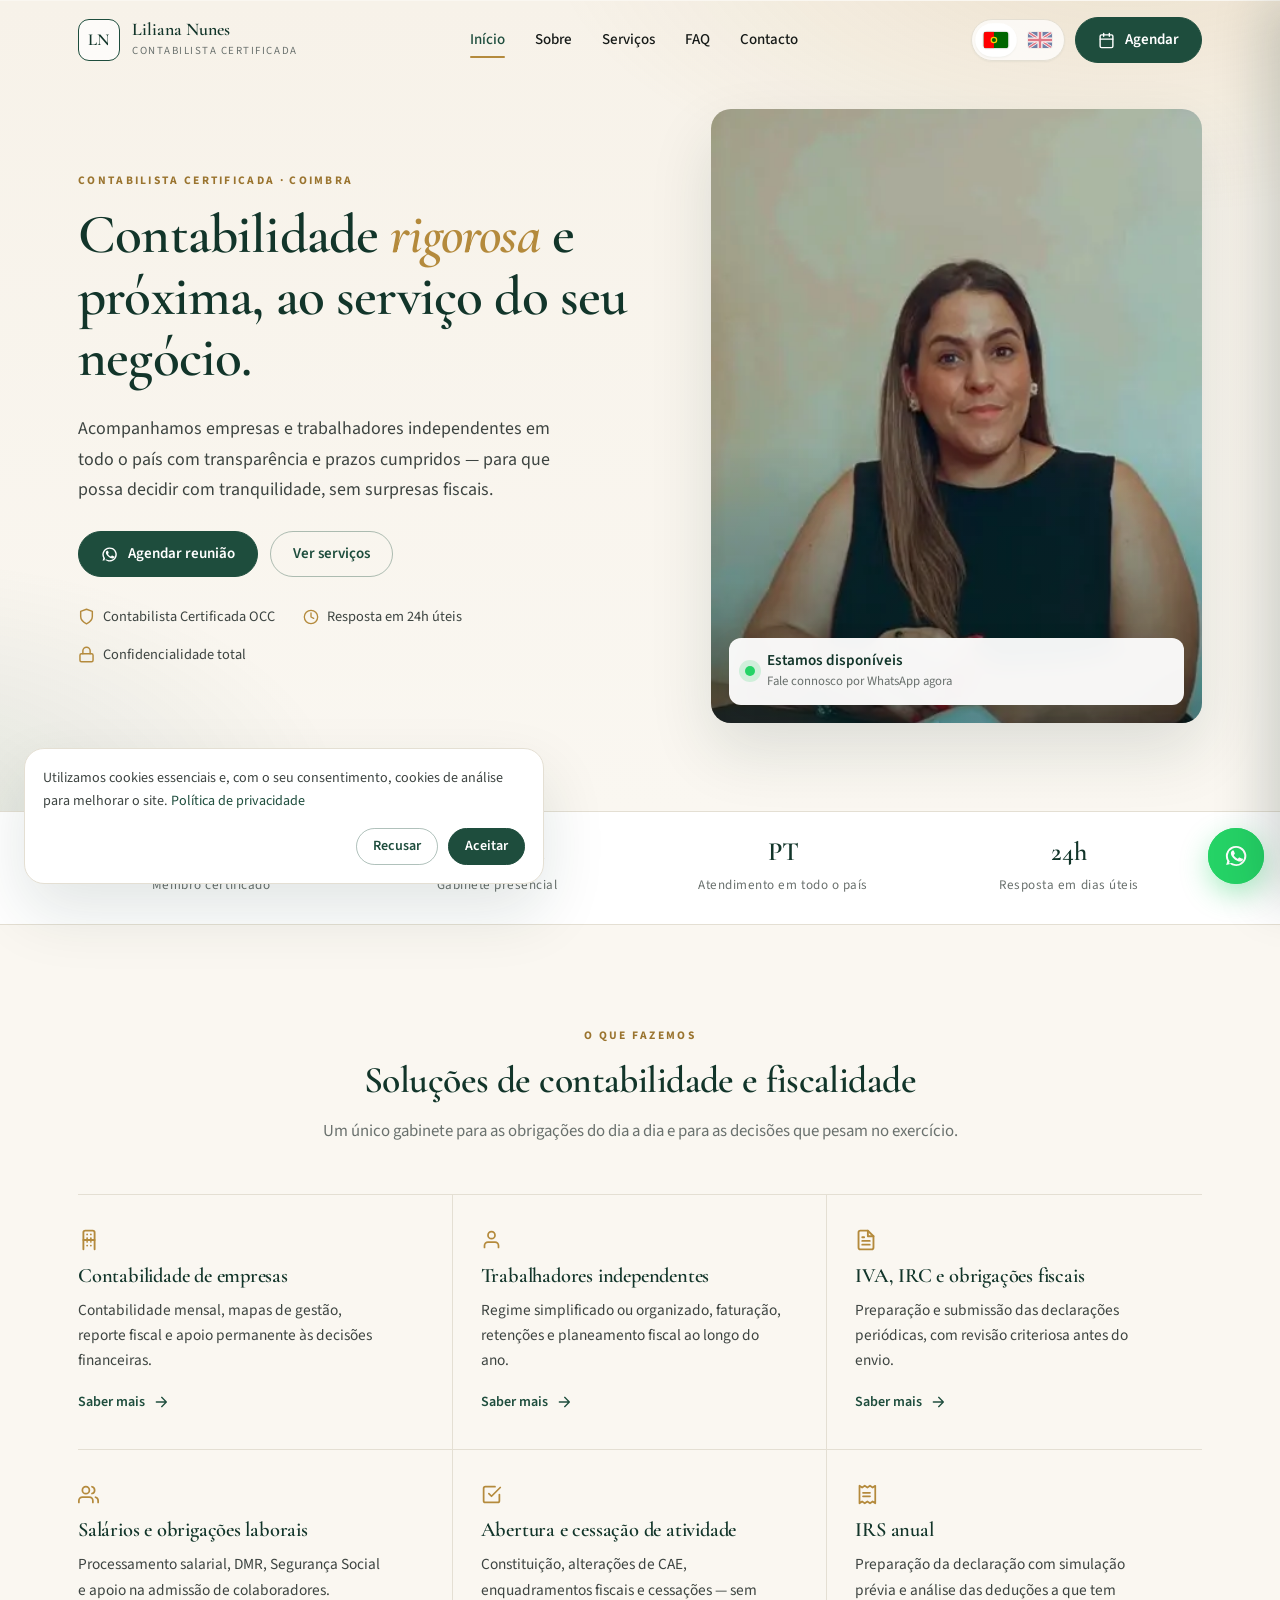
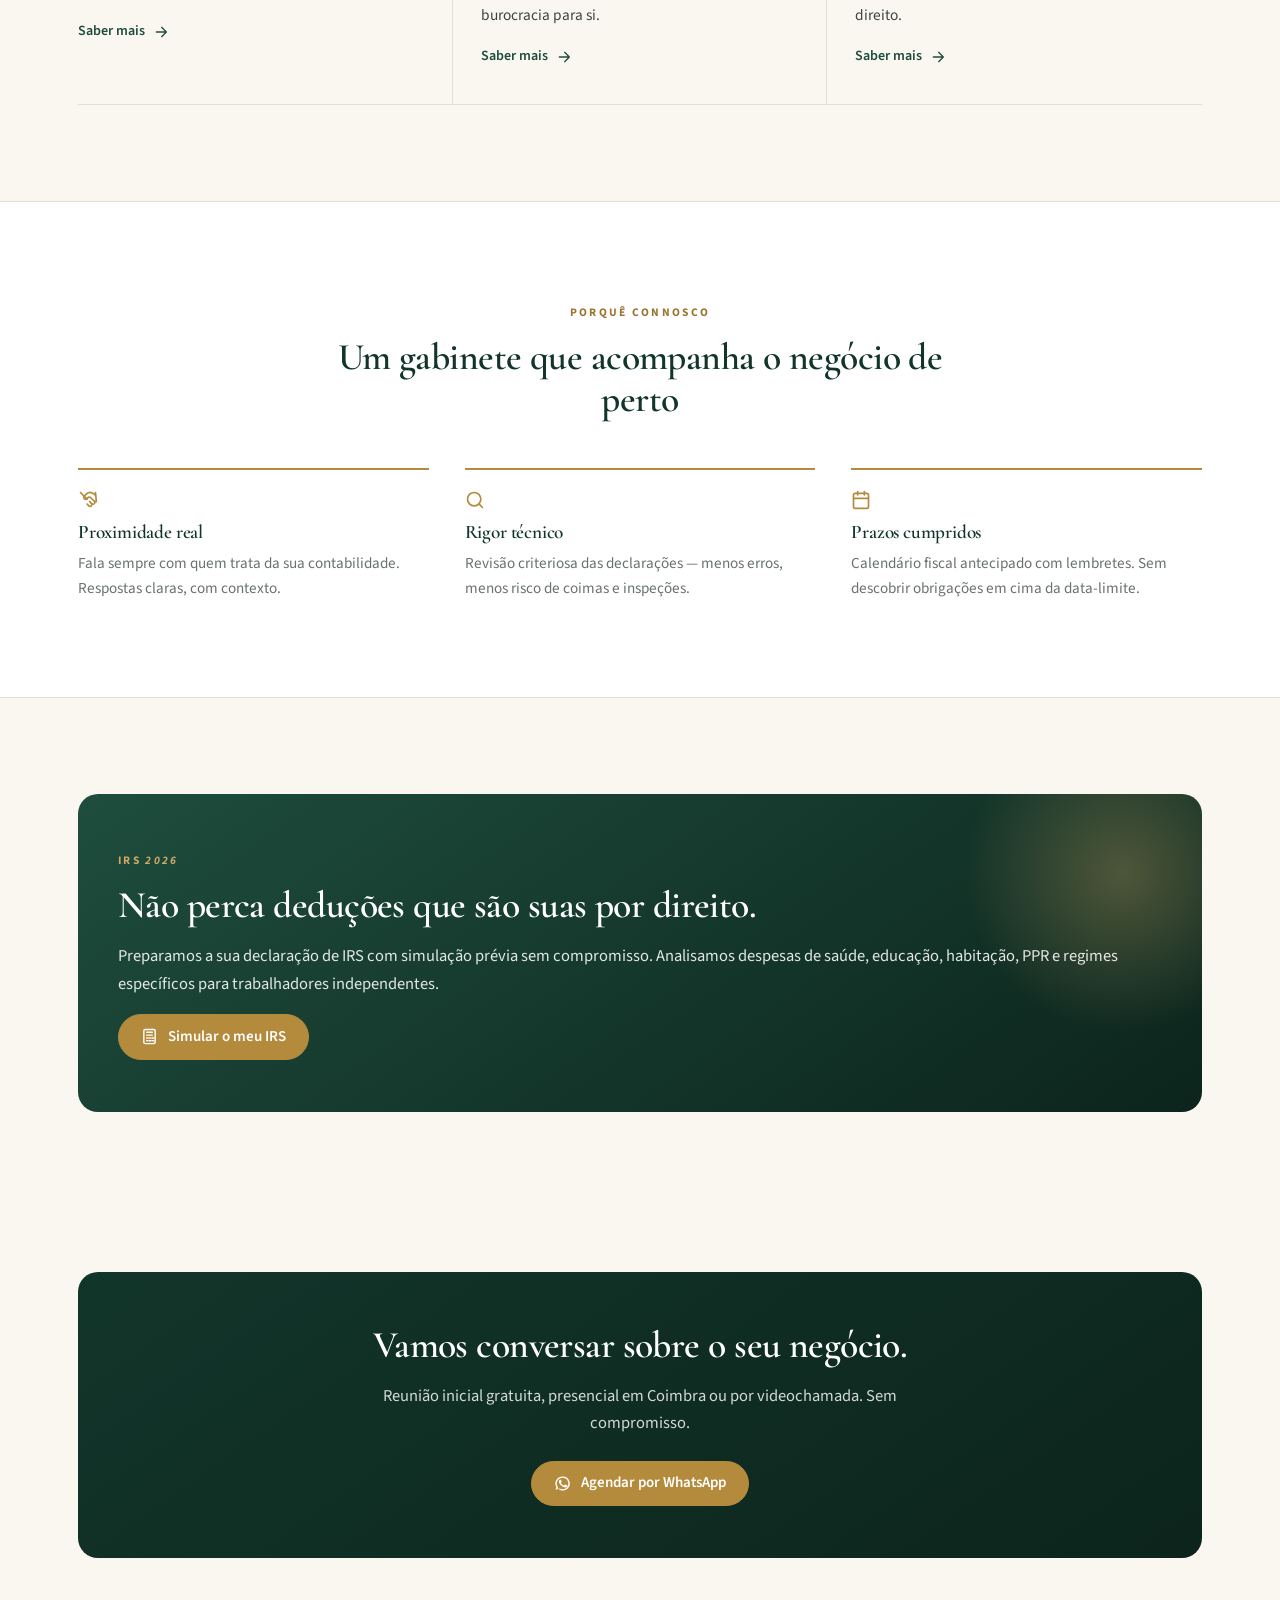
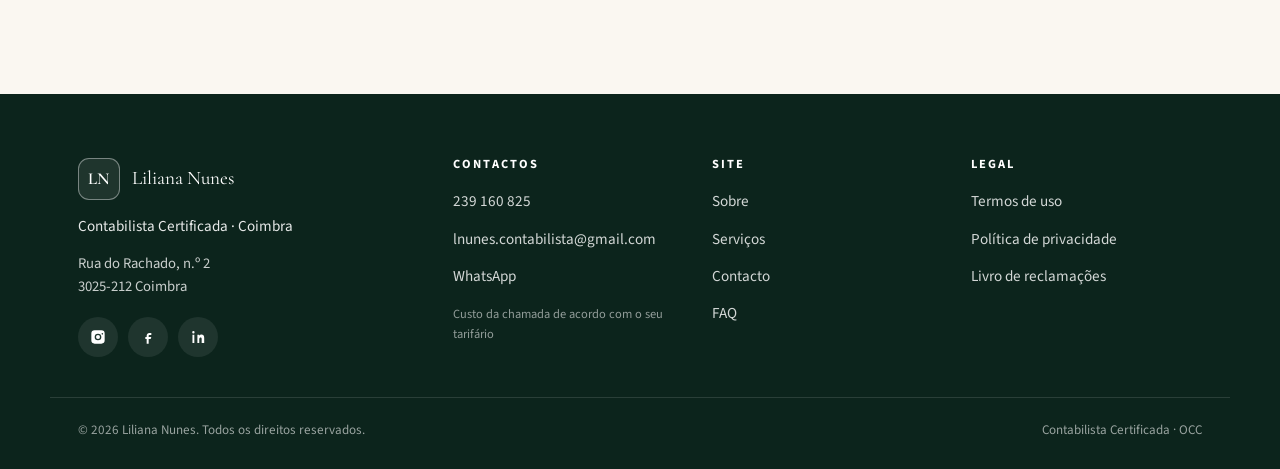
<file: site/index.html>
<!DOCTYPE html>
<html lang="pt-PT" data-lang="pt">
<head>
  <meta charset="utf-8">
  <meta name="viewport" content="width=device-width, initial-scale=1">
  <meta name="robots" content="index, follow, max-image-preview:large">
  <meta name="theme-color" content="#12352a">
  <meta name="geo.region" content="PT-06">
  <meta name="geo.placename" content="Coimbra">
  <meta property="og:locale" content="pt_PT">
  <meta property="og:site_name" content="Liliana Nunes | Contabilista Certificada">
  <title>Liliana Nunes · Contabilista Certificada em Coimbra</title>
  <meta name="description" content="Gabinete de contabilidade em Coimbra. Contabilidade mensal, IRS, IVA, IRC, salários e consultoria para empresas e trabalhadores independentes.">
  <link rel="canonical" href="https://www.lnunes-contabilista.pt/">
  <meta property="og:url" content="https://www.lnunes-contabilista.pt/">
  <meta property="og:type" content="website">
  <meta property="og:title" content="Liliana Nunes · Contabilista Certificada em Coimbra">
  <meta property="og:description" content="Contabilidade rigorosa e próxima em Coimbra. Empresas e trabalhadores independentes.">
  <meta property="og:image" content="https://www.lnunes-contabilista.pt/assets/img/liliana-nunes-retrato.jpg">
  <meta name="twitter:card" content="summary_large_image">
  <link rel="icon" href="favicon.svg" type="image/svg+xml">
  <link rel="preconnect" href="https://fonts.googleapis.com">
  <link rel="preconnect" href="https://fonts.gstatic.com" crossorigin>
  <link rel="preload" as="style" href="https://fonts.googleapis.com/css2?family=Cormorant+Garamond:ital,wght@0,600;1,600&family=Source+Sans+3:wght@400;600&display=swap" onload="this.onload=null;this.rel='stylesheet'">
  <noscript><link rel="stylesheet" href="https://fonts.googleapis.com/css2?family=Cormorant+Garamond:ital,wght@0,600;1,600&family=Source+Sans+3:wght@400;600&display=swap"></noscript>
  <link rel="stylesheet" href="assets/css/icons.css">
  <link rel="preload" as="image" href="assets/img/liliana-nunes-retrato-720.webp" type="image/webp">
  <link rel="stylesheet" href="assets/css/styles.css">
  <script type="application/ld+json">
  {
    "@context": "https://schema.org",
    "@type": "AccountingService",
    "name": "Liliana Nunes | Contabilista Certificada",
    "url": "https://www.lnunes-contabilista.pt/",
    "image": "https://www.lnunes-contabilista.pt/assets/img/liliana-nunes-retrato.jpg",
    "telephone": "+351 239 160 825",
    "email": "lnunes.contabilista@gmail.com",
    "address": {
      "@type": "PostalAddress",
      "streetAddress": "Rua do Rachado, n.º 2",
      "postalCode": "3025-212",
      "addressLocality": "Coimbra",
      "addressCountry": "PT"
    },
    "areaServed": "Portugal",
    "openingHours": "Mo-Fr 09:00-18:00"
  }
  </script>
</head>
<body>
  <div data-include="partials/header.html"></div>

  <main>
    <section class="hero">
      <div class="container hero-grid">
        <div class="hero-copy">
          <span class="eyebrow" data-i18n="home.eyebrow">Contabilista Certificada · Coimbra</span>
          <h1>
            <span data-i18n="home.h1a">Contabilidade </span><span class="accent" data-i18n="home.h1b">rigorosa</span><span data-i18n="home.h1c"> e próxima, ao serviço do seu negócio.</span>
          </h1>
          <p class="lead" data-i18n="home.lead">Acompanhamos empresas e trabalhadores independentes em todo o país com transparência e prazos cumpridos — para que possa decidir com tranquilidade, sem surpresas fiscais.</p>
          <div class="hero-ctas">
            <a class="btn btn-primary" data-wa="header" href="#"><i class="i i-whatsapp" aria-hidden="true"></i> <span data-i18n="cta.scheduleMeeting">Agendar reunião</span></a>
            <a class="btn btn-outline" href="servicos.html" data-i18n="cta.seeServices">Ver serviços</a>
          </div>
          <div class="hero-meta">
            <div><i class="i i-shield" aria-hidden="true"></i><span data-i18n="home.meta1">Contabilista Certificada OCC</span></div>
            <div><i class="i i-clock" aria-hidden="true"></i><span data-i18n="home.meta2">Resposta em 24h úteis</span></div>
            <div><i class="i i-lock" aria-hidden="true"></i><span data-i18n="home.meta3">Confidencialidade total</span></div>
          </div>
        </div>
        <div class="hero-image-wrap">
          <picture>
            <source type="image/webp" srcset="assets/img/liliana-nunes-retrato-480.webp 480w, assets/img/liliana-nunes-retrato-720.webp 720w, assets/img/liliana-nunes-retrato.webp 576w" sizes="(max-width: 900px) 92vw, 42vw">
            <img src="assets/img/liliana-nunes-retrato-720.jpg" alt="Liliana Nunes, Contabilista Certificada em Coimbra" width="405" height="720" fetchpriority="high" decoding="async">
          </picture>
          <div class="hero-badge">
            <span class="dot"></span>
            <div>
              <strong data-i18n="home.badgeTitle">Estamos disponíveis</strong>
              <small data-i18n="home.badgeSub">Fale connosco por WhatsApp agora</small>
            </div>
          </div>
        </div>
      </div>
    </section>

    <section class="trust">
      <div class="container trust-grid">
        <div class="trust-item"><strong>OCC</strong><span data-i18n="home.trust1">Membro certificado</span></div>
        <div class="trust-item"><strong>Coimbra</strong><span data-i18n="home.trust2">Gabinete presencial</span></div>
        <div class="trust-item"><strong>PT</strong><span data-i18n="home.trust3">Atendimento em todo o país</span></div>
        <div class="trust-item"><strong>24h</strong><span data-i18n="home.trust4">Resposta em dias úteis</span></div>
      </div>
    </section>

    <section class="section">
      <div class="container">
        <div class="section-head reveal">
          <span class="eyebrow" data-i18n="home.servicesEyebrow">O que fazemos</span>
          <h2 data-i18n="home.servicesTitle">Soluções de contabilidade e fiscalidade</h2>
          <p data-i18n="home.servicesLead">Um único gabinete para as obrigações do dia a dia e para as decisões que pesam no exercício.</p>
        </div>

        <div class="services-grid">
          <div class="service-card reveal">
            <div class="icon"><i class="i i-building" aria-hidden="true"></i></div>
            <h3 data-i18n="svc.empresas">Contabilidade de empresas</h3>
            <p data-i18n="svc.empresasBody">Contabilidade mensal, mapas de gestão, reporte fiscal e apoio permanente às decisões financeiras.</p>
            <a href="servicos.html#empresas"><span data-i18n="cta.learnMore">Saber mais</span> <i class="i i-arrow" aria-hidden="true"></i></a>
          </div>
          <div class="service-card reveal">
            <div class="icon"><i class="i i-user" aria-hidden="true"></i></div>
            <h3 data-i18n="svc.independentes">Trabalhadores independentes</h3>
            <p data-i18n="svc.independentesBody">Regime simplificado ou organizado, faturação, retenções e planeamento fiscal ao longo do ano.</p>
            <a href="servicos.html#independentes"><span data-i18n="cta.learnMore">Saber mais</span> <i class="i i-arrow" aria-hidden="true"></i></a>
          </div>
          <div class="service-card reveal">
            <div class="icon"><i class="i i-file" aria-hidden="true"></i></div>
            <h3 data-i18n="svc.fiscal">IVA, IRC e obrigações fiscais</h3>
            <p data-i18n="svc.fiscalBody">Preparação e submissão das declarações periódicas, com revisão criteriosa antes do envio.</p>
            <a href="servicos.html#fiscal"><span data-i18n="cta.learnMore">Saber mais</span> <i class="i i-arrow" aria-hidden="true"></i></a>
          </div>
          <div class="service-card reveal">
            <div class="icon"><i class="i i-users" aria-hidden="true"></i></div>
            <h3 data-i18n="svc.salarios">Salários e obrigações laborais</h3>
            <p data-i18n="svc.salariosBody">Processamento salarial, DMR, Segurança Social e apoio na admissão de colaboradores.</p>
            <a href="servicos.html#salarios"><span data-i18n="cta.learnMore">Saber mais</span> <i class="i i-arrow" aria-hidden="true"></i></a>
          </div>
          <div class="service-card reveal">
            <div class="icon"><i class="i i-check" aria-hidden="true"></i></div>
            <h3 data-i18n="svc.atividade">Abertura e cessação de atividade</h3>
            <p data-i18n="svc.atividadeBody">Constituição, alterações de CAE, enquadramentos fiscais e cessações — sem burocracia para si.</p>
            <a href="servicos.html#atividade"><span data-i18n="cta.learnMore">Saber mais</span> <i class="i i-arrow" aria-hidden="true"></i></a>
          </div>
          <div class="service-card reveal">
            <div class="icon"><i class="i i-receipt" aria-hidden="true"></i></div>
            <h3 data-i18n="svc.irs">IRS anual</h3>
            <p data-i18n="svc.irsBody">Preparação da declaração com simulação prévia e análise das deduções a que tem direito.</p>
            <a href="servicos.html#irs"><span data-i18n="cta.learnMore">Saber mais</span> <i class="i i-arrow" aria-hidden="true"></i></a>
          </div>
        </div>
      </div>
    </section>

    <section class="section section--muted">
      <div class="container">
        <div class="section-head reveal">
          <span class="eyebrow" data-i18n="home.whyEyebrow">Porquê connosco</span>
          <h2 data-i18n="home.whyTitle">Um gabinete que acompanha o negócio de perto</h2>
        </div>
        <div class="value-grid">
          <div class="value reveal">
            <i class="i i-handshake" aria-hidden="true"></i>
            <h3 data-i18n="home.value1Title">Proximidade real</h3>
            <p data-i18n="home.value1Body">Fala sempre com quem trata da sua contabilidade. Respostas claras, com contexto.</p>
          </div>
          <div class="value reveal">
            <i class="i i-search" aria-hidden="true"></i>
            <h3 data-i18n="home.value2Title">Rigor técnico</h3>
            <p data-i18n="home.value2Body">Revisão criteriosa das declarações — menos erros, menos risco de coimas e inspeções.</p>
          </div>
          <div class="value reveal">
            <i class="i i-calendar" aria-hidden="true"></i>
            <h3 data-i18n="home.value3Title">Prazos cumpridos</h3>
            <p data-i18n="home.value3Body">Calendário fiscal antecipado com lembretes. Sem descobrir obrigações em cima da data-limite.</p>
          </div>
        </div>
      </div>
    </section>

    <section class="section">
      <div class="container">
        <div class="irs-block reveal">
          <span class="eyebrow">IRS <span class="irs-year" data-current-year></span></span>
          <h2 data-i18n="home.irsTitle">Não perca deduções que são suas por direito.</h2>
          <p data-i18n="home.irsBody">Preparamos a sua declaração de IRS com simulação prévia sem compromisso. Analisamos despesas de saúde, educação, habitação, PPR e regimes específicos para trabalhadores independentes.</p>
          <a class="btn btn-gold" data-wa="irs" href="#"><i class="i i-calc" aria-hidden="true"></i> <span data-i18n="cta.simulateIrs">Simular o meu IRS</span></a>
        </div>
      </div>
    </section>

    <section class="section-tight">
      <div class="container">
        <div class="cta-banner reveal">
          <h2 data-i18n="home.ctaTitle">Vamos conversar sobre o seu negócio.</h2>
          <p data-i18n="home.ctaBody">Reunião inicial gratuita, presencial em Coimbra ou por videochamada. Sem compromisso.</p>
          <a class="btn btn-gold" data-wa="header" href="#"><i class="i i-whatsapp" aria-hidden="true"></i> <span data-i18n="cta.whatsapp">Agendar por WhatsApp</span></a>
        </div>
      </div>
    </section>
  </main>

  <div data-include="partials/footer.html"></div>
  <div data-include="partials/overlays.html"></div>

  <script src="assets/js/config.js"></script>
  <script type="module" src="assets/js/site.js"></script>
</body>
</html>
</file>
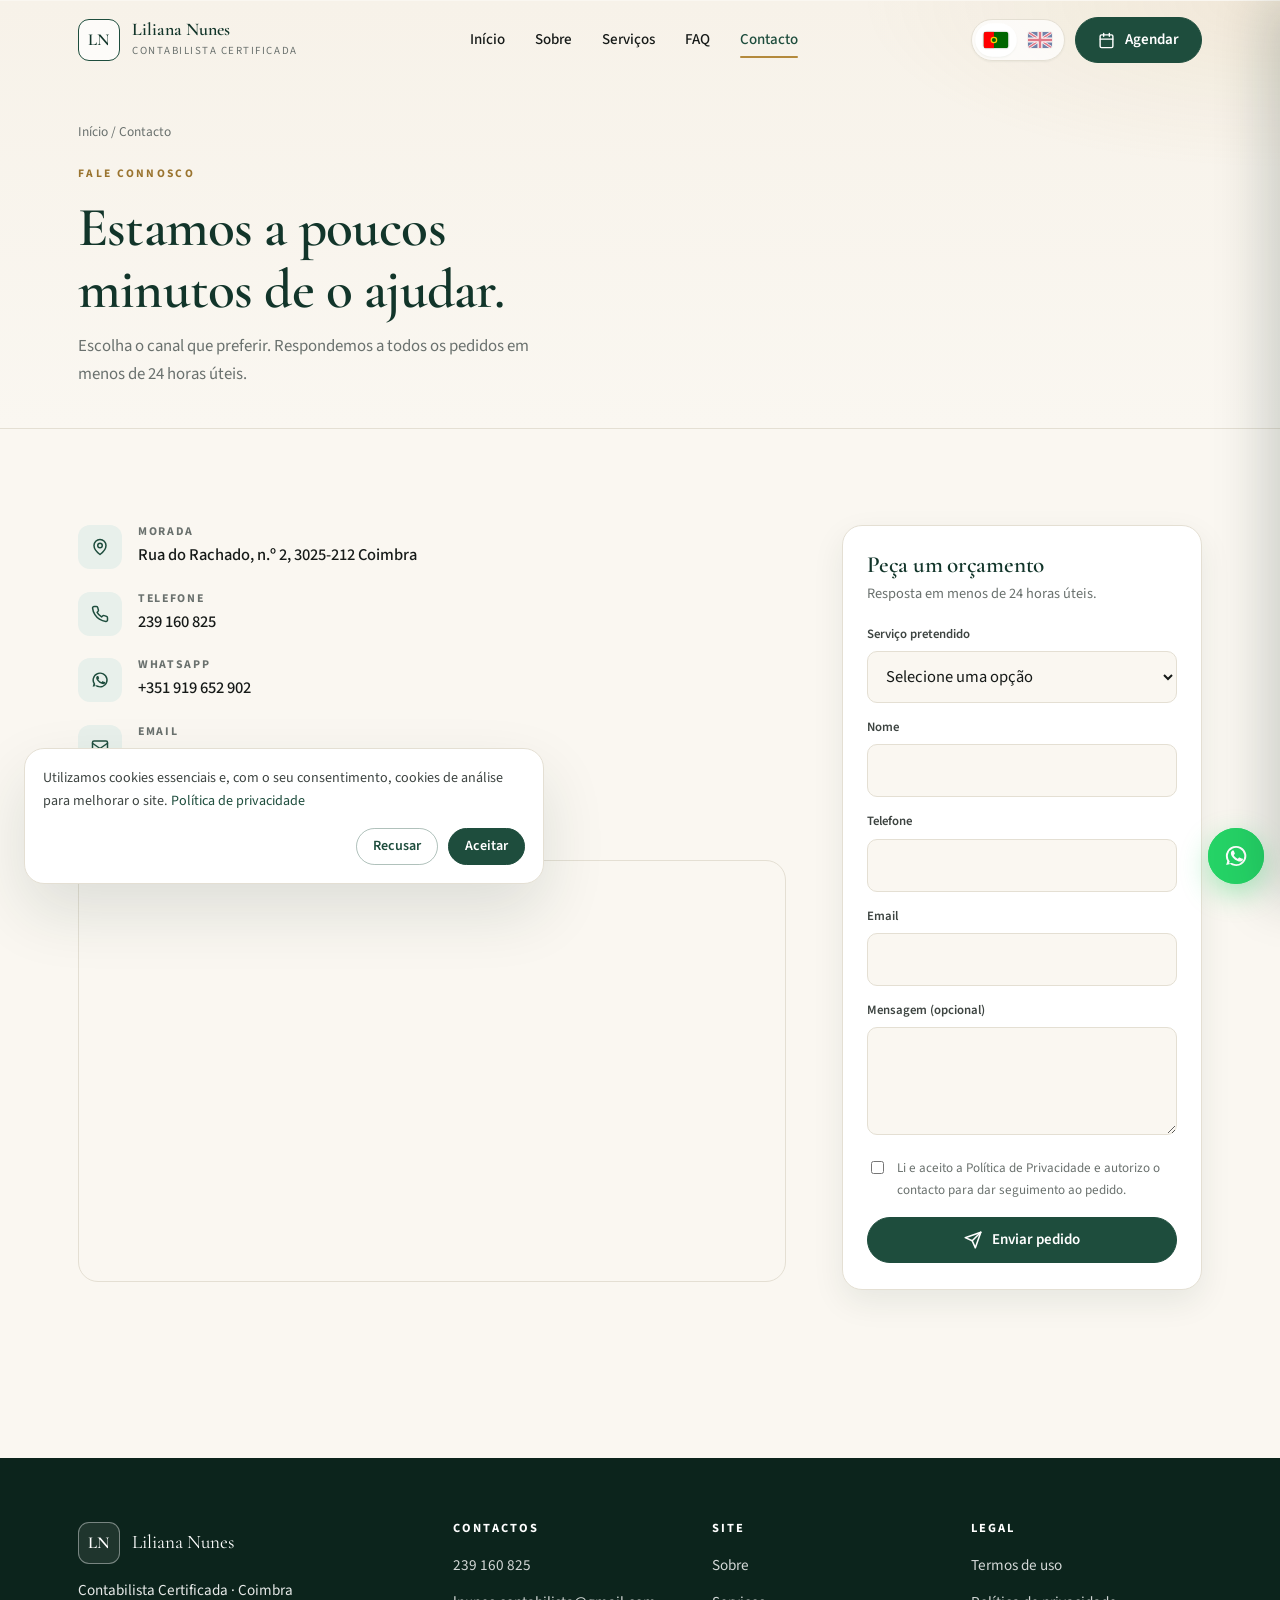
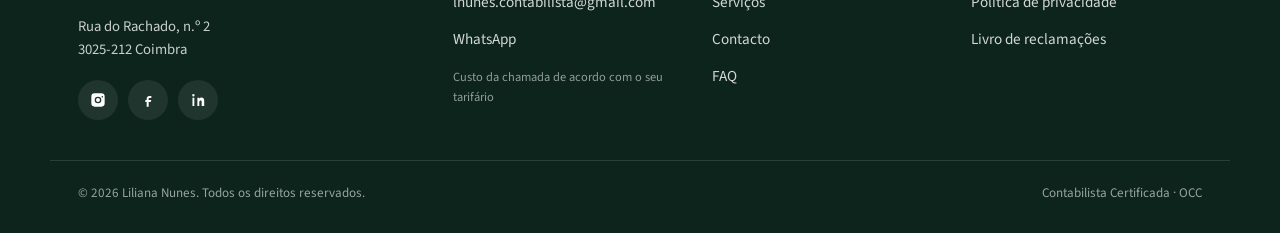
<file: site/contacto.html>
<!DOCTYPE html>
<html lang="pt-PT" data-lang="pt">
<head>
  <meta charset="utf-8">
  <meta name="viewport" content="width=device-width, initial-scale=1">
  <meta name="robots" content="index, follow, max-image-preview:large">
  <meta name="theme-color" content="#12352a">
  <meta name="geo.region" content="PT-06">
  <meta name="geo.placename" content="Coimbra">
  <meta property="og:locale" content="pt_PT">
  <meta property="og:site_name" content="Liliana Nunes | Contabilista Certificada">
  <title>Contacto · Liliana Nunes, Contabilista em Coimbra</title>
  <meta name="description" content="Contacte o gabinete de contabilidade Liliana Nunes em Coimbra. Telefone, email, WhatsApp e mapa. Resposta em menos de 24 horas úteis.">
  <link rel="canonical" href="https://www.lnunes-contabilista.pt/contacto">
  <meta property="og:url" content="https://www.lnunes-contabilista.pt/contacto">
  <meta property="og:type" content="website">
  <meta property="og:title" content="Contacto · Liliana Nunes">
  <meta property="og:description" content="Fale com o gabinete de contabilidade em Coimbra.">
  <meta property="og:image" content="https://www.lnunes-contabilista.pt/assets/img/liliana-nunes-retrato.png">
  <link rel="icon" href="favicon.svg" type="image/svg+xml">
  <link rel="preconnect" href="https://fonts.googleapis.com">
  <link rel="preconnect" href="https://fonts.gstatic.com" crossorigin>
  <link rel="preload" as="style" href="https://fonts.googleapis.com/css2?family=Cormorant+Garamond:ital,wght@0,600;1,600&family=Source+Sans+3:wght@400;600&display=swap" onload="this.onload=null;this.rel='stylesheet'">
  <noscript><link rel="stylesheet" href="https://fonts.googleapis.com/css2?family=Cormorant+Garamond:ital,wght@0,600;1,600&family=Source+Sans+3:wght@400;600&display=swap"></noscript>
  <link rel="stylesheet" href="assets/css/icons.css">
<link rel="stylesheet" href="assets/css/styles.css">
</head>
<body>
  <div data-include="partials/header.html"></div>

  <main>
    <section class="page-hero">
      <div class="container">
        <div class="crumbs"><a href="index.html"><span data-lang="pt">Início</span><span data-lang="en">Home</span></a> / <span data-lang="pt">Contacto</span><span data-lang="en">Contact</span></div>
        <span class="eyebrow"><span data-lang="pt">Fale connosco</span><span data-lang="en">Get in touch</span></span>
        <h1><span data-lang="pt">Estamos a poucos minutos de o ajudar.</span><span data-lang="en">We are a few minutes away from helping you.</span></h1>
        <p><span data-lang="pt">Escolha o canal que preferir. Respondemos a todos os pedidos em menos de 24 horas úteis.</span><span data-lang="en">Choose the channel you prefer. We reply to every request within 24 business hours.</span></p>
      </div>
    </section>

    <section class="section">
      <div class="container with-sidebar">
        <div>
          <div class="reveal">
            <div class="contact-item">
              <i class="i i-pin" aria-hidden="true"></i>
              <div>
                <h4><span data-lang="pt">Morada</span><span data-lang="en">Address</span></h4>
                <p data-bind="address">Rua do Rachado, n.º 2, 3025-212 Coimbra</p>
              </div>
            </div>
            <div class="contact-item">
              <i class="i i-phone" aria-hidden="true"></i>
              <div>
                <h4><span data-lang="pt">Telefone</span><span data-lang="en">Phone</span></h4>
                <a data-bind="phone-link" href="tel:+351239160825"><span data-bind="phone">239 160 825</span></a>
              </div>
            </div>
            <div class="contact-item">
              <i class="i i-whatsapp" aria-hidden="true"></i>
              <div>
                <h4>WhatsApp</h4>
                <a data-wa="header" href="#"><span data-bind="wa-display">+351 919 652 902</span></a>
              </div>
            </div>
            <div class="contact-item">
              <i class="i i-mail" aria-hidden="true"></i>
              <div>
                <h4>Email</h4>
                <a data-bind="email-link" href="mailto:lnunes.contabilista@gmail.com"><span data-bind="email">lnunes.contabilista@gmail.com</span></a>
              </div>
            </div>
            <div class="contact-item">
              <i class="i i-clock" aria-hidden="true"></i>
              <div>
                <h4><span data-lang="pt">Horário</span><span data-lang="en">Hours</span></h4>
                <p data-bind="hours">Segunda a Sexta · 09:00 – 18:00</p>
              </div>
            </div>
          </div>

          <div class="map-wrap reveal" style="margin-top:24px;">
            <iframe
              title="Localização do gabinete em Coimbra"
              src="https://www.google.com/maps?q=Rua%20do%20Rachado%202%2C%203025-212%20Coimbra&output=embed"
              loading="lazy"
              referrerpolicy="no-referrer-when-downgrade"></iframe>
          </div>
        </div>

        <div data-include="partials/contact-form.html"></div>
      </div>
    </section>
  </main>

  <div data-include="partials/footer.html"></div>
  <div data-include="partials/overlays.html"></div>

  <script src="assets/js/config.js"></script>
  <script type="module" src="assets/js/site.js"></script>
</body>
</html>
</file>
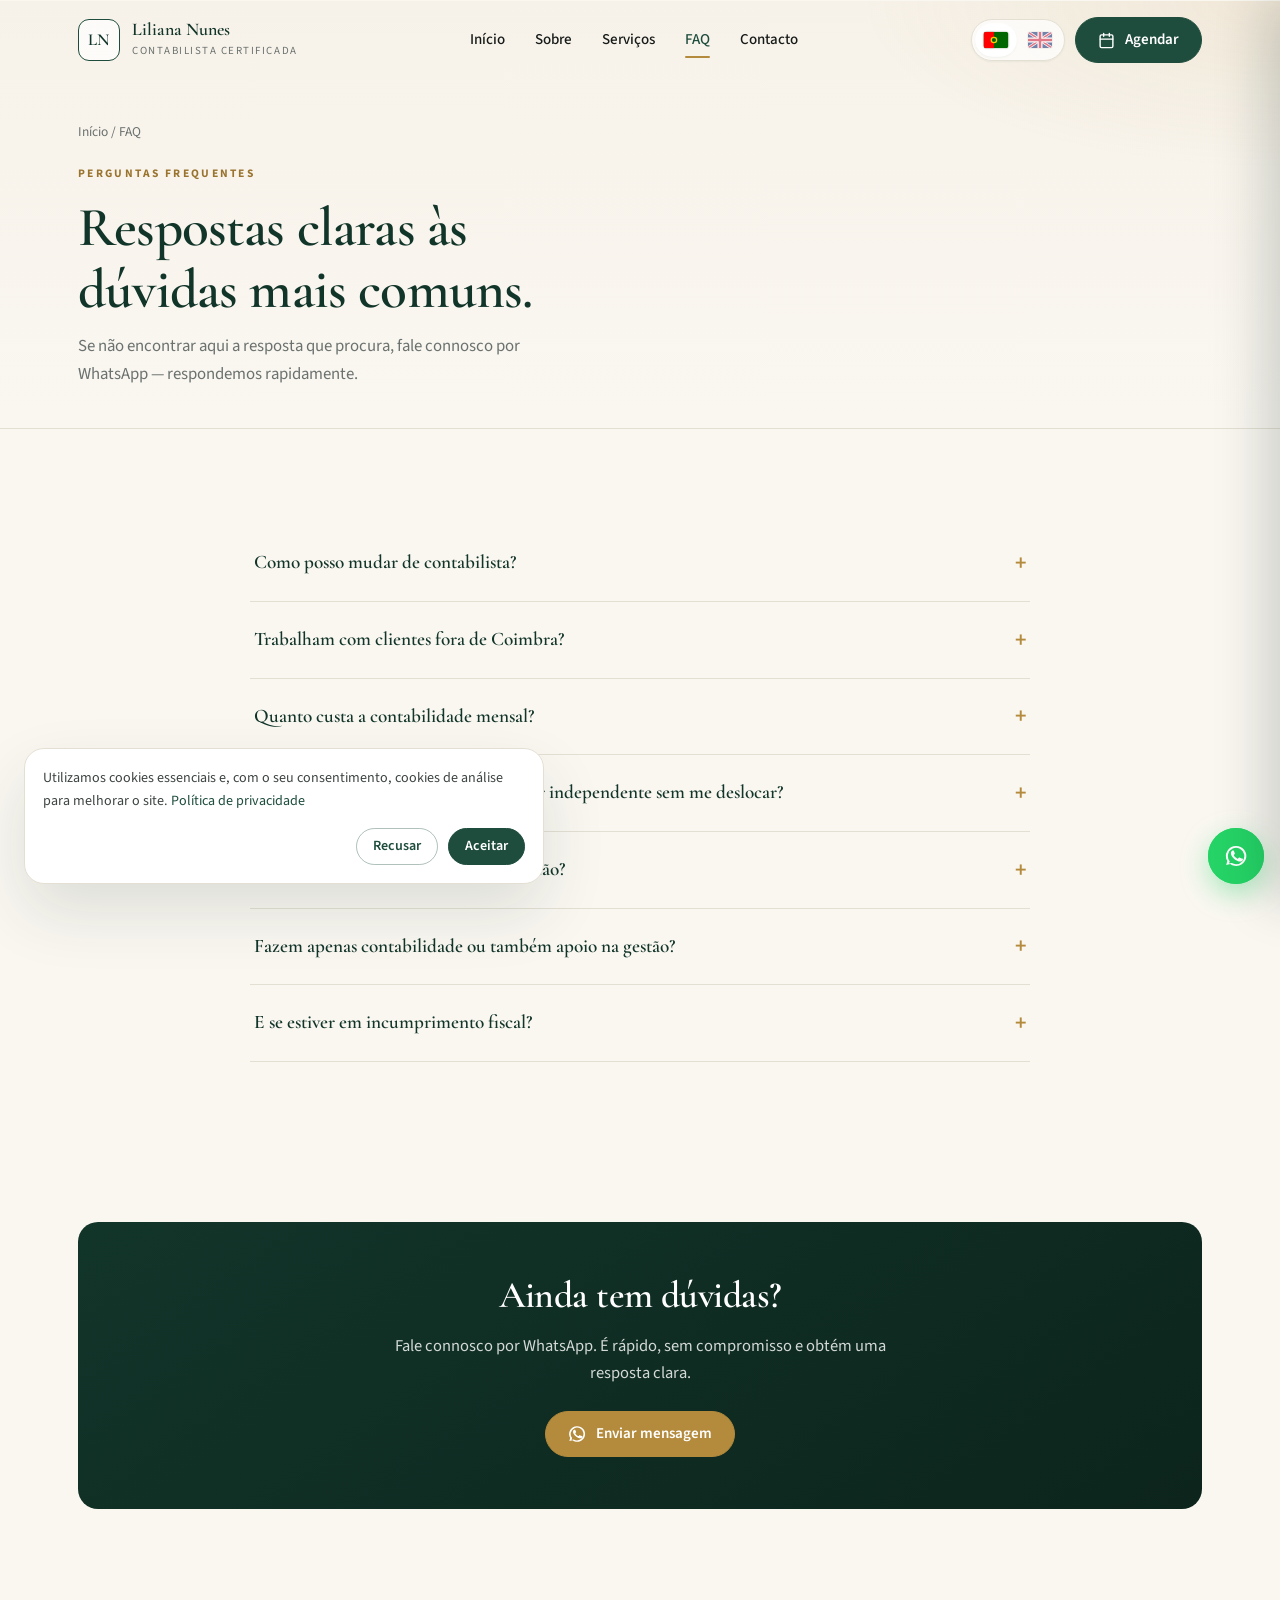
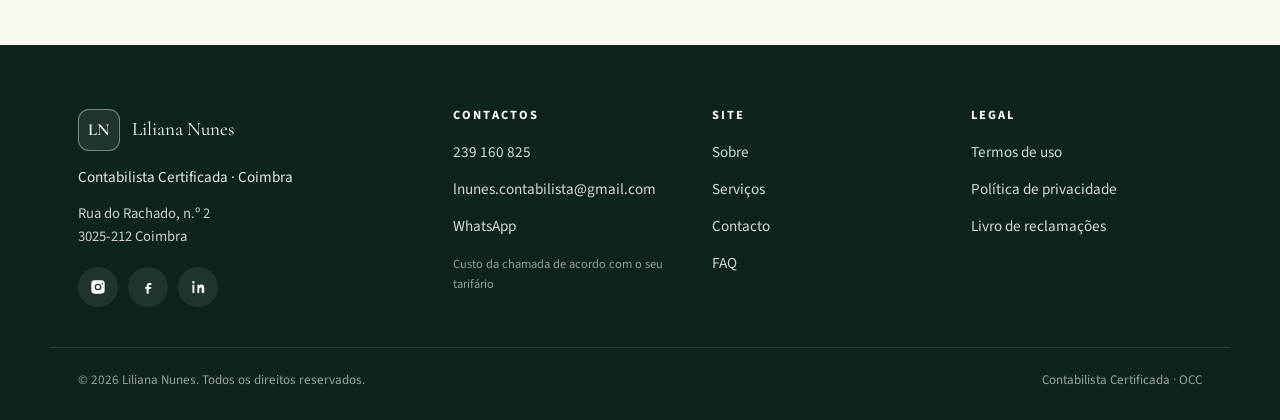
<file: site/faq.html>
<!DOCTYPE html>
<html lang="pt-PT" data-lang="pt">
<head>
  <meta charset="utf-8">
  <meta name="viewport" content="width=device-width, initial-scale=1">
  <meta name="robots" content="index, follow, max-image-preview:large">
  <meta name="theme-color" content="#12352a">
  <meta name="geo.region" content="PT-06">
  <meta name="geo.placename" content="Coimbra">
  <meta property="og:locale" content="pt_PT">
  <meta property="og:site_name" content="Liliana Nunes | Contabilista Certificada">
  <title>Perguntas Frequentes · Liliana Nunes · Contabilidade Coimbra</title>
  <meta name="description" content="Respostas às perguntas mais frequentes sobre contabilidade, IRS, IVA, IRC, abertura de atividade e Segurança Social em Portugal.">
  <link rel="canonical" href="https://www.lnunes-contabilista.pt/faq">
  <meta property="og:url" content="https://www.lnunes-contabilista.pt/faq">
  <meta property="og:type" content="website">
  <meta property="og:title" content="FAQ · Liliana Nunes">
  <meta property="og:description" content="Dúvidas frequentes sobre contabilidade e fiscalidade em Portugal.">
  <meta property="og:image" content="https://www.lnunes-contabilista.pt/assets/img/liliana-nunes-retrato.png">
  <link rel="icon" href="favicon.svg" type="image/svg+xml">
  <link rel="preconnect" href="https://fonts.googleapis.com">
  <link rel="preconnect" href="https://fonts.gstatic.com" crossorigin>
  <link rel="preload" as="style" href="https://fonts.googleapis.com/css2?family=Cormorant+Garamond:ital,wght@0,600;1,600&family=Source+Sans+3:wght@400;600&display=swap" onload="this.onload=null;this.rel='stylesheet'">
  <noscript><link rel="stylesheet" href="https://fonts.googleapis.com/css2?family=Cormorant+Garamond:ital,wght@0,600;1,600&family=Source+Sans+3:wght@400;600&display=swap"></noscript>
  <link rel="stylesheet" href="assets/css/icons.css">
<link rel="stylesheet" href="assets/css/styles.css">
  <script type="application/ld+json">
  {
    "@context": "https://schema.org",
    "@type": "FAQPage",
    "mainEntity": [
      {"@type":"Question","name":"Como posso mudar de contabilista?","acceptedAnswer":{"@type":"Answer","text":"O processo é simples e tratamos de tudo por si: comunicação ao anterior contabilista, transferência de dossiê fiscal e alteração no Portal das Finanças. Sem qualquer interrupção nas obrigações declarativas."}},
      {"@type":"Question","name":"Trabalham com clientes fora de Coimbra?","acceptedAnswer":{"@type":"Answer","text":"Sim. Trabalhamos com clientes em todo o país através de plataformas seguras de partilha de documentos e assinatura eletrónica. Reuniões podem ser presenciais ou por videochamada."}},
      {"@type":"Question","name":"Quanto custa a contabilidade mensal?","acceptedAnswer":{"@type":"Answer","text":"O valor depende do volume documental, do regime fiscal e da complexidade da atividade. Após uma reunião de diagnóstico gratuita, apresentamos um orçamento fixo, sem surpresas."}},
      {"@type":"Question","name":"Posso abrir atividade como trabalhador independente sem me deslocar?","acceptedAnswer":{"@type":"Answer","text":"Sim. Tratamos de todo o processo à distância — desde a escolha do CAE e do enquadramento fiscal até à submissão da declaração de início no Portal das Finanças."}},
      {"@type":"Question","name":"O que devo levar para a primeira reunião?","acceptedAnswer":{"@type":"Answer","text":"Idealmente cartão de cidadão, NIF, últimas declarações fiscais (se aplicável) e uma descrição da sua atividade. Se ainda não tem nada, também não é problema — começamos do zero."}}
    ]
  }
  </script>
</head>
<body>
  <div data-include="partials/header.html"></div>

  <main>
    <section class="page-hero">
      <div class="container">
        <div class="crumbs"><a href="index.html"><span data-lang="pt">Início</span><span data-lang="en">Home</span></a> / FAQ</div>
        <span class="eyebrow"><span data-lang="pt">Perguntas frequentes</span><span data-lang="en">Frequently asked questions</span></span>
        <h1><span data-lang="pt">Respostas claras às dúvidas mais comuns.</span><span data-lang="en">Clear answers to the most common questions.</span></h1>
        <p><span data-lang="pt">Se não encontrar aqui a resposta que procura, fale connosco por WhatsApp — respondemos rapidamente.</span><span data-lang="en">If you cannot find the answer you need, message us on WhatsApp — we reply quickly.</span></p>
      </div>
    </section>

    <section class="section">
      <div class="container">
        <div class="faq-list">
          <details class="faq-item reveal">
            <summary><span data-lang="pt">Como posso mudar de contabilista?</span><span data-lang="en">How can I change accountant?</span></summary>
            <div class="answer"><p data-lang="pt">O processo é simples e tratamos de tudo por si: comunicação ao anterior contabilista, transferência do dossiê fiscal e alteração de responsável no Portal das Finanças. Não há qualquer interrupção nas obrigações declarativas — o cliente só assina uma procuração digital e nós fazemos o resto.</p><p data-lang="en">The process is simple and we handle it for you: notice to the previous accountant, transfer of the tax file and change of responsible person on the Tax Authority portal. There is no interruption to filings — you sign a digital power of attorney and we do the rest.</p></div>
          </details>
          <details class="faq-item reveal">
            <summary><span data-lang="pt">Trabalham com clientes fora de Coimbra?</span><span data-lang="en">Do you work with clients outside Coimbra?</span></summary>
            <div class="answer"><p data-lang="pt">Sim. Acompanhamos clientes em todo o país através de plataformas seguras de partilha de documentos e assinatura eletrónica. As reuniões podem ser presenciais no gabinete ou por videochamada, conforme a sua preferência.</p><p data-lang="en">Yes. We support clients nationwide through secure document-sharing and e-signature platforms. Meetings can be in the office or by video call.</p></div>
          </details>
          <details class="faq-item reveal">
            <summary><span data-lang="pt">Quanto custa a contabilidade mensal?</span><span data-lang="en">How much does monthly accounting cost?</span></summary>
            <div class="answer"><p data-lang="pt">O valor depende do volume documental, do regime fiscal e da complexidade da atividade. Após uma reunião de diagnóstico gratuita, apresentamos um orçamento fixo com todos os serviços incluídos — sem custos escondidos.</p><p data-lang="en">It depends on document volume, tax regime and business complexity. After a free diagnostic meeting, we present a fixed quote with everything included — no hidden fees.</p></div>
          </details>
          <details class="faq-item reveal">
            <summary><span data-lang="pt">Posso abrir atividade como trabalhador independente sem me deslocar?</span><span data-lang="en">Can I start as a freelancer without travelling?</span></summary>
            <div class="answer"><p data-lang="pt">Sim. Tratamos de todo o processo à distância, desde a escolha do CAE e do enquadramento fiscal até à submissão da declaração de início no Portal das Finanças e inscrição na Segurança Social, se aplicável.</p><p data-lang="en">Yes. We handle the whole process remotely — from CAE and tax regime choice to filing the start of activity and social security registration when needed.</p></div>
          </details>
          <details class="faq-item reveal">
            <summary><span data-lang="pt">O que devo levar para a primeira reunião?</span><span data-lang="en">What should I bring to the first meeting?</span></summary>
            <div class="answer"><p data-lang="pt">Idealmente cartão de cidadão, NIF, últimas declarações fiscais (se aplicável) e uma breve descrição da sua atividade. Se ainda está a começar, também não é problema — desenhamos o caminho consigo desde o início.</p><p data-lang="en">Ideally ID, tax number, recent tax returns if any, and a short description of your activity. If you are just starting, that is fine too — we map the path with you from day one.</p></div>
          </details>
          <details class="faq-item reveal">
            <summary><span data-lang="pt">Fazem apenas contabilidade ou também apoio na gestão?</span><span data-lang="en">Do you only do accounting, or also management support?</span></summary>
            <div class="answer"><p data-lang="pt">Além da componente técnica, disponibilizamos mapas de gestão mensais, análises de rentabilidade e apoio na tomada de decisão financeira. Acreditamos que a contabilidade só cumpre o seu papel quando ajuda o empresário a decidir melhor.</p><p data-lang="en">Beyond the technical work, we provide monthly management reports, profitability analysis and support for financial decisions. Accounting only fulfils its role when it helps you decide better.</p></div>
          </details>
          <details class="faq-item reveal">
            <summary><span data-lang="pt">E se estiver em incumprimento fiscal?</span><span data-lang="en">What if I am behind on tax compliance?</span></summary>
            <div class="answer"><p data-lang="pt">Analisamos a situação com total confidencialidade e traçamos um plano de regularização. Sempre que possível recorremos a planos prestacionais e mecanismos legais para minimizar coimas e juros.</p><p data-lang="en">We review the situation in full confidence and set a regularisation plan. Whenever possible we use instalment plans and legal mechanisms to reduce fines and interest.</p></div>
          </details>
        </div>
      </div>
    </section>

    <section class="section-tight">
      <div class="container">
        <div class="cta-banner reveal">
          <h2><span data-lang="pt">Ainda tem dúvidas?</span><span data-lang="en">Still have questions?</span></h2>
          <p><span data-lang="pt">Fale connosco por WhatsApp. É rápido, sem compromisso e obtém uma resposta clara.</span><span data-lang="en">Message us on WhatsApp. It is quick, with no obligation, and you get a clear answer.</span></p>
          <a class="btn btn-gold" data-wa="exit" href="#"><i class="i i-whatsapp" aria-hidden="true"></i> <span data-lang="pt">Enviar mensagem</span><span data-lang="en">Send a message</span></a>
        </div>
      </div>
    </section>
  </main>

  <div data-include="partials/footer.html"></div>
  <div data-include="partials/overlays.html"></div>

  <script src="assets/js/config.js"></script>
  <script type="module" src="assets/js/site.js"></script>
</body>
</html>
</file>
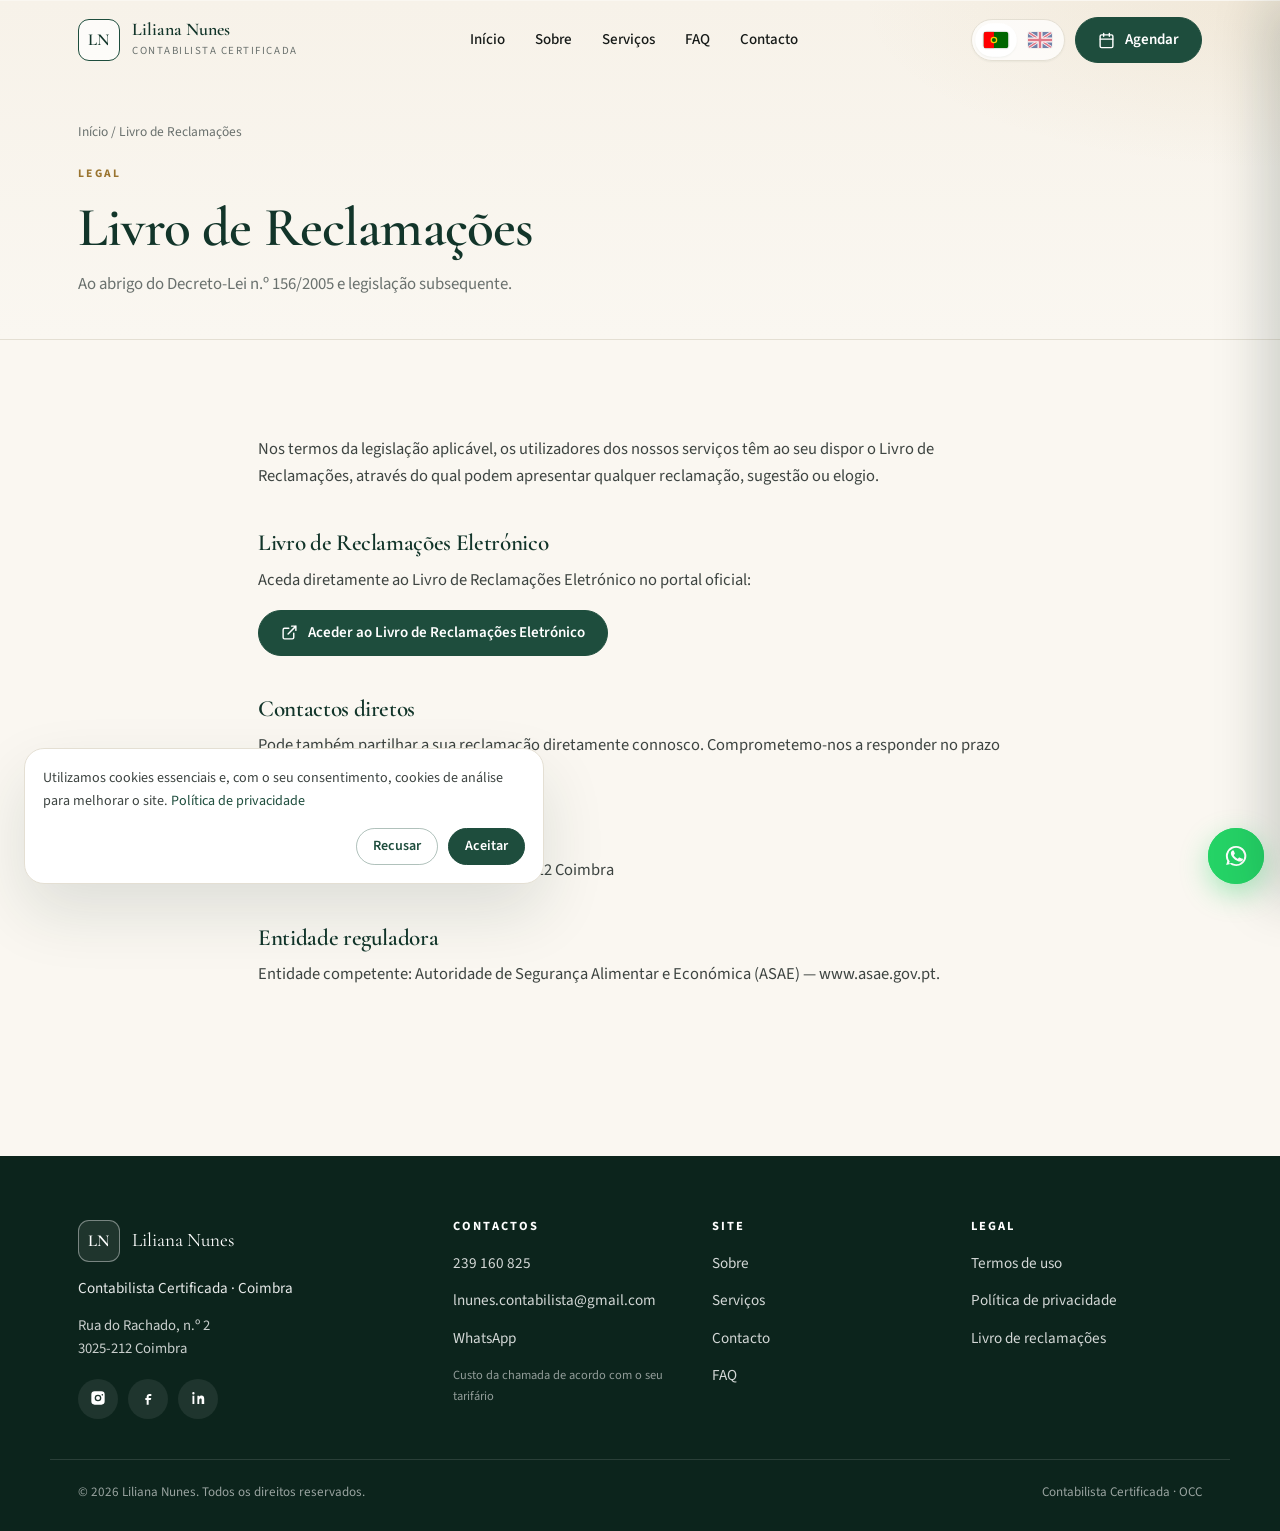
<file: site/livro-de-reclamacoes.html>
<!DOCTYPE html>
<html lang="pt-PT">
<head>
  <meta charset="utf-8">
  <meta name="viewport" content="width=device-width, initial-scale=1">
  <title>Livro de Reclamações · Liliana Nunes</title>
  <meta name="description" content="Acesso ao Livro de Reclamações Eletrónico do gabinete de contabilidade Liliana Nunes.">
  <link rel="canonical" href="https://www.lnunes-contabilista.pt/livro-de-reclamacoes">
  <meta name="robots" content="noindex, follow">
  <link rel="icon" href="favicon.svg" type="image/svg+xml">
  <link rel="preconnect" href="https://fonts.googleapis.com">
  <link rel="preconnect" href="https://fonts.gstatic.com" crossorigin>
  <link rel="preload" as="style" href="https://fonts.googleapis.com/css2?family=Cormorant+Garamond:ital,wght@0,600;1,600&family=Source+Sans+3:wght@400;600&display=swap" onload="this.onload=null;this.rel='stylesheet'">
  <noscript><link rel="stylesheet" href="https://fonts.googleapis.com/css2?family=Cormorant+Garamond:ital,wght@0,600;1,600&family=Source+Sans+3:wght@400;600&display=swap"></noscript>
  <link rel="stylesheet" href="assets/css/icons.css">
<link rel="stylesheet" href="assets/css/styles.css">
</head>
<body>
  <div data-include="partials/header.html"></div>

  <main>
    <section class="page-hero">
      <div class="container">
        <div class="crumbs"><a href="index.html">Início</a> / Livro de Reclamações</div>
        <span class="eyebrow">Legal</span>
        <h1>Livro de Reclamações</h1>
        <p>Ao abrigo do Decreto-Lei n.º 156/2005 e legislação subsequente.</p>
      </div>
    </section>

    <section class="section">
      <div class="container legal">
        <p>Nos termos da legislação aplicável, os utilizadores dos nossos serviços têm ao seu dispor o Livro de Reclamações, através do qual podem apresentar qualquer reclamação, sugestão ou elogio.</p>

        <h2>Livro de Reclamações Eletrónico</h2>
        <p>Aceda diretamente ao Livro de Reclamações Eletrónico no portal oficial:</p>
        <p><a class="btn btn-primary" href="https://www.livroreclamacoes.pt/" target="_blank" rel="noopener"><i class="i i-external" aria-hidden="true"></i> Aceder ao Livro de Reclamações Eletrónico</a></p>

        <h2>Contactos diretos</h2>
        <p>Pode também partilhar a sua reclamação diretamente connosco. Comprometemo-nos a responder no prazo máximo de 15 dias úteis.</p>
        <ul>
          <li>Email: <a data-bind="email-link"><span data-bind="email"></span></a></li>
          <li>Telefone: <a data-bind="phone-link"><span data-bind="phone"></span></a></li>
          <li>Morada: <span data-bind="address"></span></li>
        </ul>

        <h2>Entidade reguladora</h2>
        <p>Entidade competente: Autoridade de Segurança Alimentar e Económica (ASAE) — www.asae.gov.pt.</p>
      </div>
    </section>
  </main>

  <div data-include="partials/footer.html"></div>
  <div data-include="partials/overlays.html"></div>

  <script src="assets/js/config.js"></script>
  <script type="module" src="assets/js/site.js"></script>
</body>
</html>
</file>
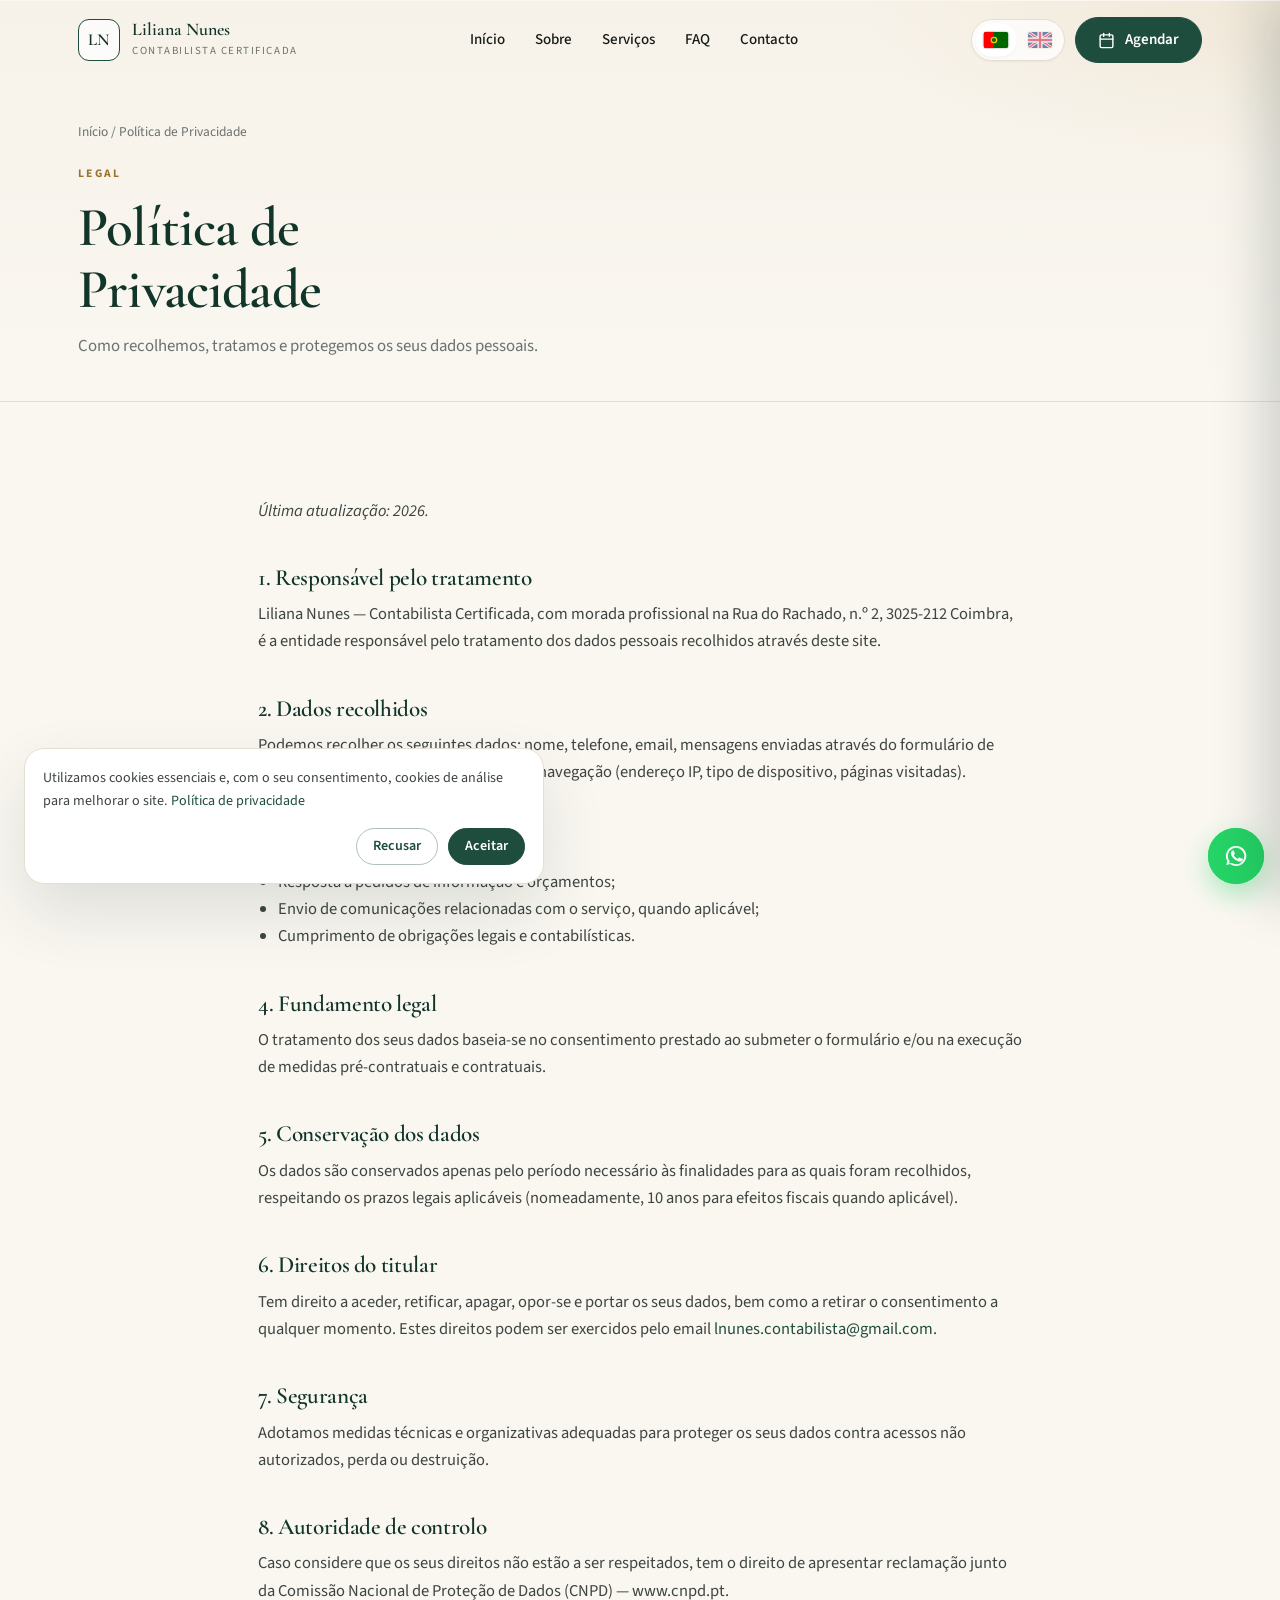
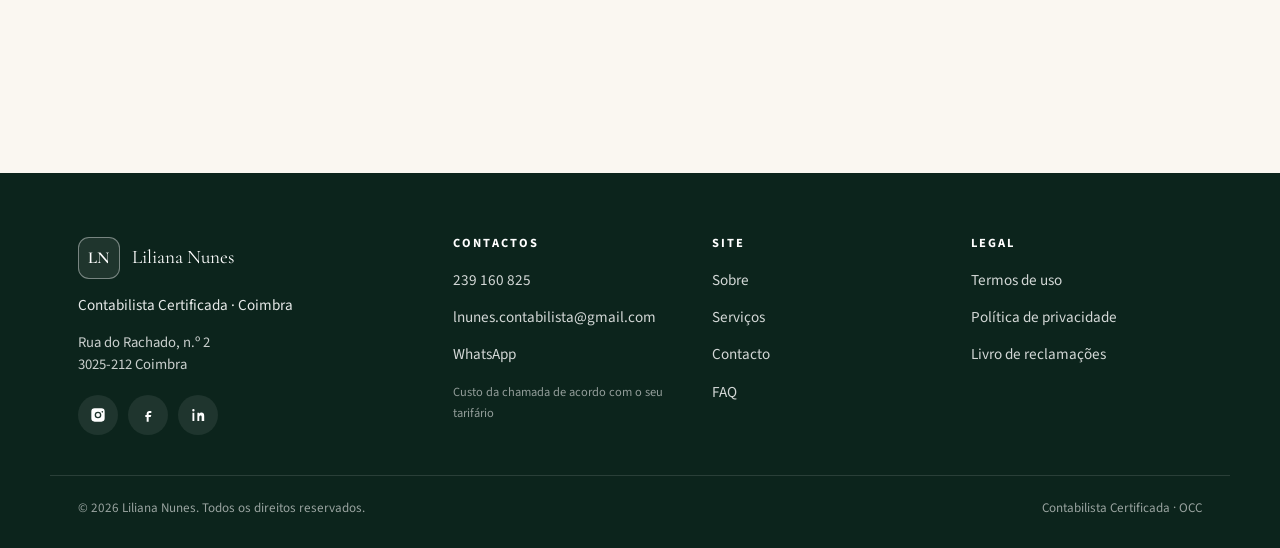
<file: site/politica-de-privacidade.html>
<!DOCTYPE html>
<html lang="pt-PT">
<head>
  <meta charset="utf-8">
  <meta name="viewport" content="width=device-width, initial-scale=1">
  <title>Política de Privacidade · Liliana Nunes</title>
  <meta name="description" content="Política de Privacidade do site do gabinete de contabilidade Liliana Nunes, em conformidade com o RGPD.">
  <link rel="canonical" href="https://www.lnunes-contabilista.pt/politica-de-privacidade">
  <meta name="robots" content="noindex, follow">
  <link rel="icon" href="favicon.svg" type="image/svg+xml">
  <link rel="preconnect" href="https://fonts.googleapis.com">
  <link rel="preconnect" href="https://fonts.gstatic.com" crossorigin>
  <link rel="preload" as="style" href="https://fonts.googleapis.com/css2?family=Cormorant+Garamond:ital,wght@0,600;1,600&family=Source+Sans+3:wght@400;600&display=swap" onload="this.onload=null;this.rel='stylesheet'">
  <noscript><link rel="stylesheet" href="https://fonts.googleapis.com/css2?family=Cormorant+Garamond:ital,wght@0,600;1,600&family=Source+Sans+3:wght@400;600&display=swap"></noscript>
  <link rel="stylesheet" href="assets/css/icons.css">
<link rel="stylesheet" href="assets/css/styles.css">
</head>
<body>
  <div data-include="partials/header.html"></div>

  <main>
    <section class="page-hero">
      <div class="container">
        <div class="crumbs"><a href="index.html">Início</a> / Política de Privacidade</div>
        <span class="eyebrow">Legal</span>
        <h1>Política de Privacidade</h1>
        <p>Como recolhemos, tratamos e protegemos os seus dados pessoais.</p>
      </div>
    </section>

    <section class="section">
      <div class="container legal">
        <p><em>Última atualização: <span data-current-year></span>.</em></p>
        <h2>1. Responsável pelo tratamento</h2>
        <p>Liliana Nunes — Contabilista Certificada, com morada profissional na Rua do Rachado, n.º 2, 3025-212 Coimbra, é a entidade responsável pelo tratamento dos dados pessoais recolhidos através deste site.</p>

        <h2>2. Dados recolhidos</h2>
        <p>Podemos recolher os seguintes dados: nome, telefone, email, mensagens enviadas através do formulário de contacto e informação técnica relativa à navegação (endereço IP, tipo de dispositivo, páginas visitadas).</p>

        <h2>3. Finalidades</h2>
        <ul>
          <li>Resposta a pedidos de informação e orçamentos;</li>
          <li>Envio de comunicações relacionadas com o serviço, quando aplicável;</li>
          <li>Cumprimento de obrigações legais e contabilísticas.</li>
        </ul>

        <h2>4. Fundamento legal</h2>
        <p>O tratamento dos seus dados baseia-se no consentimento prestado ao submeter o formulário e/ou na execução de medidas pré-contratuais e contratuais.</p>

        <h2>5. Conservação dos dados</h2>
        <p>Os dados são conservados apenas pelo período necessário às finalidades para as quais foram recolhidos, respeitando os prazos legais aplicáveis (nomeadamente, 10 anos para efeitos fiscais quando aplicável).</p>

        <h2>6. Direitos do titular</h2>
        <p>Tem direito a aceder, retificar, apagar, opor-se e portar os seus dados, bem como a retirar o consentimento a qualquer momento. Estes direitos podem ser exercidos pelo email <a data-bind="email-link"><span data-bind="email"></span></a>.</p>

        <h2>7. Segurança</h2>
        <p>Adotamos medidas técnicas e organizativas adequadas para proteger os seus dados contra acessos não autorizados, perda ou destruição.</p>

        <h2>8. Autoridade de controlo</h2>
        <p>Caso considere que os seus direitos não estão a ser respeitados, tem o direito de apresentar reclamação junto da Comissão Nacional de Proteção de Dados (CNPD) — www.cnpd.pt.</p>
      </div>
    </section>
  </main>

  <div data-include="partials/footer.html"></div>
  <div data-include="partials/overlays.html"></div>

  <script src="assets/js/config.js"></script>
  <script type="module" src="assets/js/site.js"></script>
</body>
</html>
</file>
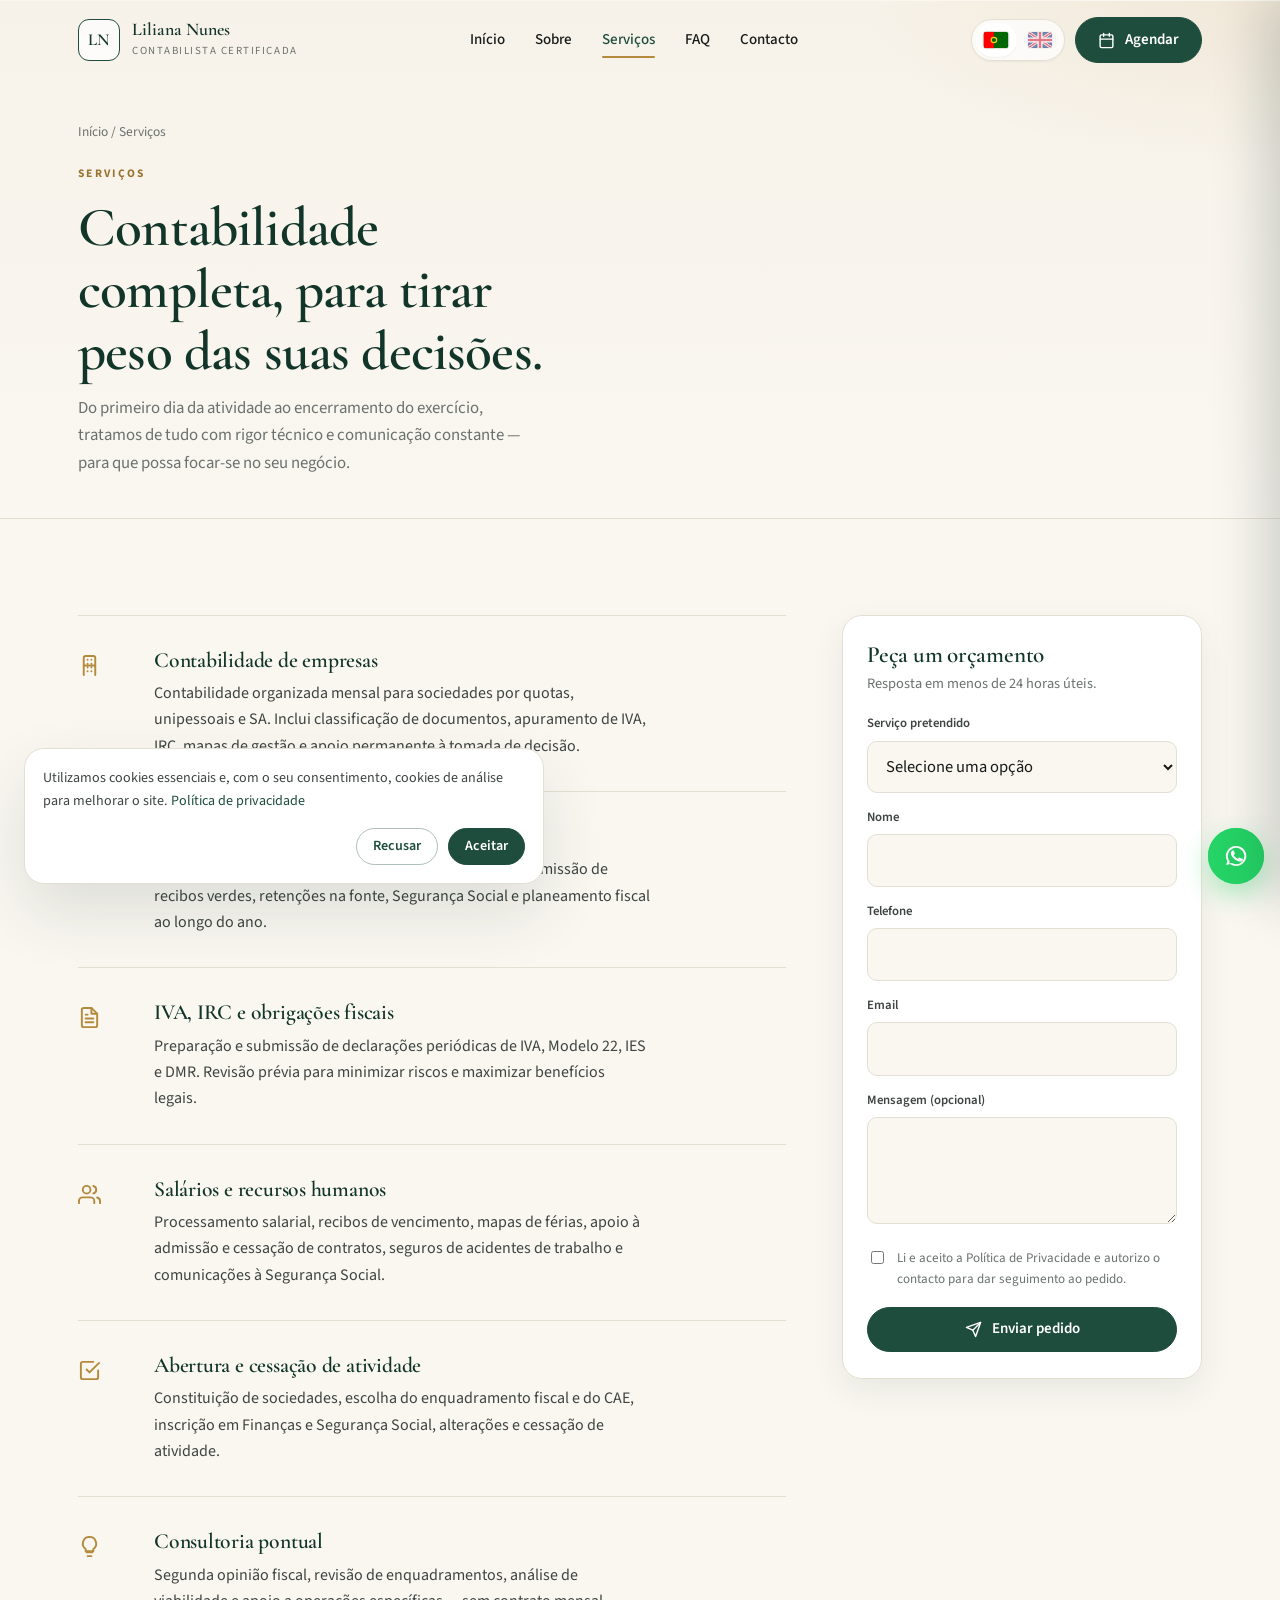
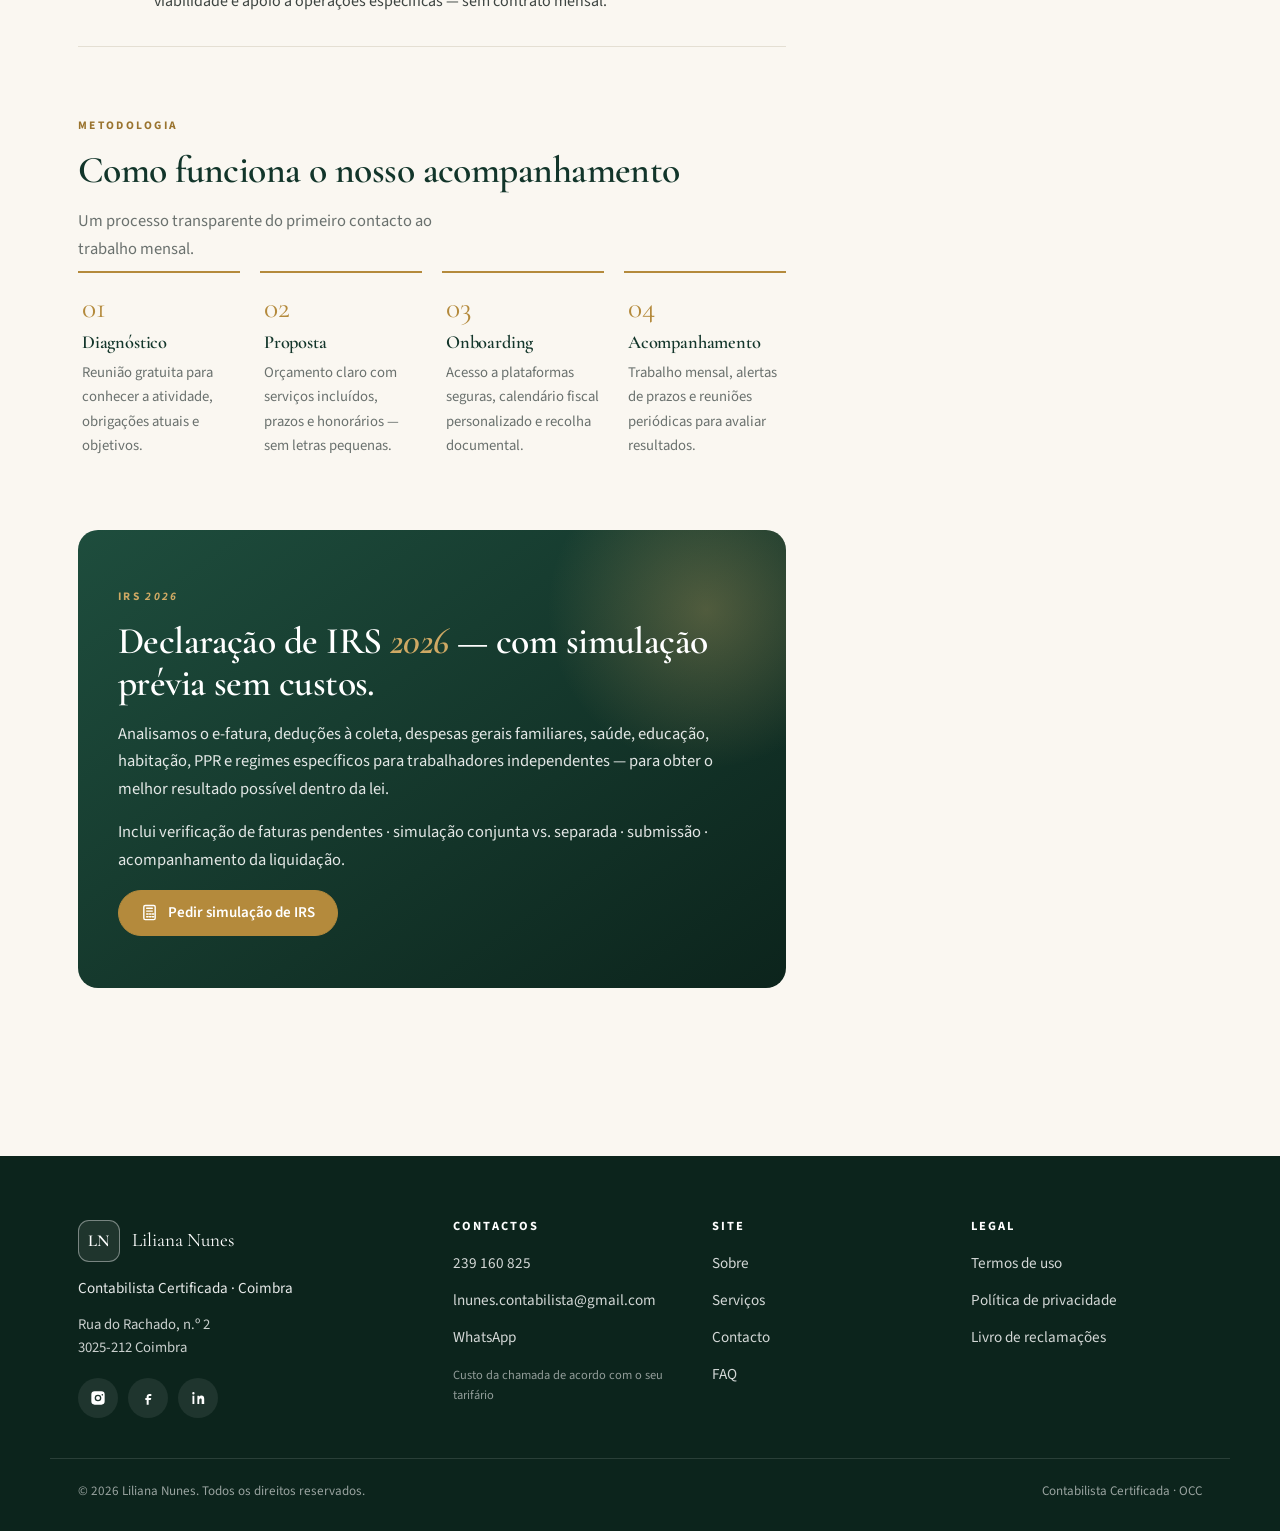
<file: site/servicos.html>
<!DOCTYPE html>
<html lang="pt-PT" data-lang="pt">
<head>
  <meta charset="utf-8">
  <meta name="viewport" content="width=device-width, initial-scale=1">
  <meta name="robots" content="index, follow, max-image-preview:large">
  <meta name="theme-color" content="#12352a">
  <meta name="geo.region" content="PT-06">
  <meta name="geo.placename" content="Coimbra">
  <meta property="og:locale" content="pt_PT">
  <meta property="og:site_name" content="Liliana Nunes | Contabilista Certificada">
  <title>Serviços de Contabilidade · Liliana Nunes · Coimbra</title>
  <meta name="description" content="Contabilidade mensal, IRS, IVA, IRC, salários, abertura e cessação de atividade, consultoria. Serviços completos para empresas e trabalhadores independentes em Portugal.">
  <link rel="canonical" href="https://www.lnunes-contabilista.pt/servicos">
  <meta property="og:url" content="https://www.lnunes-contabilista.pt/servicos">
  <meta property="og:type" content="website">
  <meta property="og:title" content="Serviços de Contabilidade · Liliana Nunes">
  <meta property="og:description" content="Todos os serviços de contabilidade e fiscalidade num único gabinete em Coimbra.">
  <meta property="og:image" content="https://www.lnunes-contabilista.pt/assets/img/liliana-nunes-retrato.png">
  <link rel="icon" href="favicon.svg" type="image/svg+xml">
  <link rel="preconnect" href="https://fonts.googleapis.com">
  <link rel="preconnect" href="https://fonts.gstatic.com" crossorigin>
  <link rel="preload" as="style" href="https://fonts.googleapis.com/css2?family=Cormorant+Garamond:ital,wght@0,600;1,600&family=Source+Sans+3:wght@400;600&display=swap" onload="this.onload=null;this.rel='stylesheet'">
  <noscript><link rel="stylesheet" href="https://fonts.googleapis.com/css2?family=Cormorant+Garamond:ital,wght@0,600;1,600&family=Source+Sans+3:wght@400;600&display=swap"></noscript>
  <link rel="stylesheet" href="assets/css/icons.css">
<link rel="stylesheet" href="assets/css/styles.css">
</head>
<body>
  <div data-include="partials/header.html"></div>

  <main>
    <section class="page-hero">
      <div class="container">
        <div class="crumbs"><a href="index.html"><span data-lang="pt">Início</span><span data-lang="en">Home</span></a> / <span data-lang="pt">Serviços</span><span data-lang="en">Services</span></div>
        <span class="eyebrow"><span data-lang="pt">Serviços</span><span data-lang="en">Services</span></span>
        <h1><span data-lang="pt">Contabilidade completa, para tirar peso das suas decisões.</span><span data-lang="en">Complete accounting, to take weight off your decisions.</span></h1>
        <p><span data-lang="pt">Do primeiro dia da atividade ao encerramento do exercício, tratamos de tudo com rigor técnico e comunicação constante — para que possa focar-se no seu negócio.</span><span data-lang="en">From day one of your activity to year-end close, we handle everything with technical rigor and constant communication — so you can focus on your business.</span></p>
      </div>
    </section>

    <section class="section">
      <div class="container with-sidebar">
        <div>
          <div class="service-list reveal">
            <article class="service-row" id="empresas">
              <div class="icon" aria-hidden="true"><i class="i i-building" aria-hidden="true"></i></div>
              <div>
                <h3><span data-lang="pt">Contabilidade de empresas</span><span data-lang="en">Company accounting</span></h3>
                <p data-lang="pt">Contabilidade organizada mensal para sociedades por quotas, unipessoais e SA. Inclui classificação de documentos, apuramento de IVA, IRC, mapas de gestão e apoio permanente à tomada de decisão.</p>
                <p data-lang="en">Organised monthly bookkeeping for limited companies and sole-shareholder entities. Includes document classification, VAT and corporate tax, management reports and ongoing decision support.</p>
              </div>
            </article>
            <article class="service-row" id="independentes">
              <div class="icon" aria-hidden="true"><i class="i i-user" aria-hidden="true"></i></div>
              <div>
                <h3><span data-lang="pt">Trabalhadores independentes</span><span data-lang="en">Self-employed professionals</span></h3>
                <p data-lang="pt">Enquadramento em regime simplificado ou organizado, emissão de recibos verdes, retenções na fonte, Segurança Social e planeamento fiscal ao longo do ano.</p>
                <p data-lang="en">Simplified or organised regime setup, green receipts, withholdings, social security and year-round tax planning.</p>
              </div>
            </article>
            <article class="service-row" id="fiscal">
              <div class="icon" aria-hidden="true"><i class="i i-file" aria-hidden="true"></i></div>
              <div>
                <h3><span data-lang="pt">IVA, IRC e obrigações fiscais</span><span data-lang="en">VAT, corporate tax & filings</span></h3>
                <p data-lang="pt">Preparação e submissão de declarações periódicas de IVA, Modelo 22, IES e DMR. Revisão prévia para minimizar riscos e maximizar benefícios legais.</p>
                <p data-lang="en">Preparation and filing of periodic VAT returns, corporate tax, IES and payroll declarations — reviewed before submission.</p>
              </div>
            </article>
            <article class="service-row" id="salarios">
              <div class="icon" aria-hidden="true"><i class="i i-users" aria-hidden="true"></i></div>
              <div>
                <h3><span data-lang="pt">Salários e recursos humanos</span><span data-lang="en">Payroll & HR</span></h3>
                <p data-lang="pt">Processamento salarial, recibos de vencimento, mapas de férias, apoio à admissão e cessação de contratos, seguros de acidentes de trabalho e comunicações à Segurança Social.</p>
                <p data-lang="en">Payroll processing, payslips, holiday maps, hiring and termination support, workplace insurance and social security filings.</p>
              </div>
            </article>
            <article class="service-row" id="atividade">
              <div class="icon" aria-hidden="true"><i class="i i-check" aria-hidden="true"></i></div>
              <div>
                <h3><span data-lang="pt">Abertura e cessação de atividade</span><span data-lang="en">Starting & closing activity</span></h3>
                <p data-lang="pt">Constituição de sociedades, escolha do enquadramento fiscal e do CAE, inscrição em Finanças e Segurança Social, alterações e cessação de atividade.</p>
                <p data-lang="en">Company formation, tax regime and CAE choice, tax and social security registration, amendments and closures.</p>
              </div>
            </article>
            <article class="service-row" id="consultoria">
              <div class="icon" aria-hidden="true"><i class="i i-bulb" aria-hidden="true"></i></div>
              <div>
                <h3><span data-lang="pt">Consultoria pontual</span><span data-lang="en">One-off consulting</span></h3>
                <p data-lang="pt">Segunda opinião fiscal, revisão de enquadramentos, análise de viabilidade e apoio a operações específicas — sem contrato mensal.</p>
                <p data-lang="en">Second tax opinion, regime reviews, viability analysis and support for specific transactions — without a monthly retainer.</p>
              </div>
            </article>
          </div>

          <div class="block-intro reveal">
            <span class="eyebrow"><span data-lang="pt">Metodologia</span><span data-lang="en">Method</span></span>
            <h2><span data-lang="pt">Como funciona o nosso acompanhamento</span><span data-lang="en">How our support works</span></h2>
            <p><span data-lang="pt">Um processo transparente do primeiro contacto ao trabalho mensal.</span><span data-lang="en">A transparent process from first contact to monthly work.</span></p>
          </div>

          <div class="steps reveal">
            <div class="step">
              <h3><span data-lang="pt">Diagnóstico</span><span data-lang="en">Diagnosis</span></h3>
              <p data-lang="pt">Reunião gratuita para conhecer a atividade, obrigações atuais e objetivos.</p>
              <p data-lang="en">A free meeting to understand your activity, current duties and goals.</p>
            </div>
            <div class="step">
              <h3><span data-lang="pt">Proposta</span><span data-lang="en">Proposal</span></h3>
              <p data-lang="pt">Orçamento claro com serviços incluídos, prazos e honorários — sem letras pequenas.</p>
              <p data-lang="en">A clear quote with services, timelines and fees — no fine print.</p>
            </div>
            <div class="step">
              <h3><span data-lang="pt">Onboarding</span><span data-lang="en">Onboarding</span></h3>
              <p data-lang="pt">Acesso a plataformas seguras, calendário fiscal personalizado e recolha documental.</p>
              <p data-lang="en">Secure platform access, a personalised tax calendar and document collection.</p>
            </div>
            <div class="step">
              <h3><span data-lang="pt">Acompanhamento</span><span data-lang="en">Ongoing support</span></h3>
              <p data-lang="pt">Trabalho mensal, alertas de prazos e reuniões periódicas para avaliar resultados.</p>
              <p data-lang="en">Monthly work, deadline alerts and periodic meetings to review results.</p>
            </div>
          </div>

          <div id="irs" class="irs-block reveal" style="margin-top:64px;">
            <span class="eyebrow">IRS <span class="irs-year" data-current-year></span></span>
            <h2>Declaração de IRS <span class="irs-year" data-current-year></span> — com simulação prévia sem custos.</h2>
            <p>Analisamos o e-fatura, deduções à coleta, despesas gerais familiares, saúde, educação, habitação, PPR e regimes específicos para trabalhadores independentes — para obter o melhor resultado possível dentro da lei.</p>
            <p>Inclui verificação de faturas pendentes · simulação conjunta vs. separada · submissão · acompanhamento da liquidação.</p>
            <a class="btn btn-gold" data-wa="irs" href="#"><i class="i i-calc" aria-hidden="true"></i> Pedir simulação de IRS</a>
          </div>
        </div>

        <div data-include="partials/contact-form.html"></div>
      </div>
    </section>
  </main>

  <div data-include="partials/footer.html"></div>
  <div data-include="partials/overlays.html"></div>

  <script src="assets/js/config.js"></script>
  <script type="module" src="assets/js/site.js"></script>
</body>
</html>
</file>
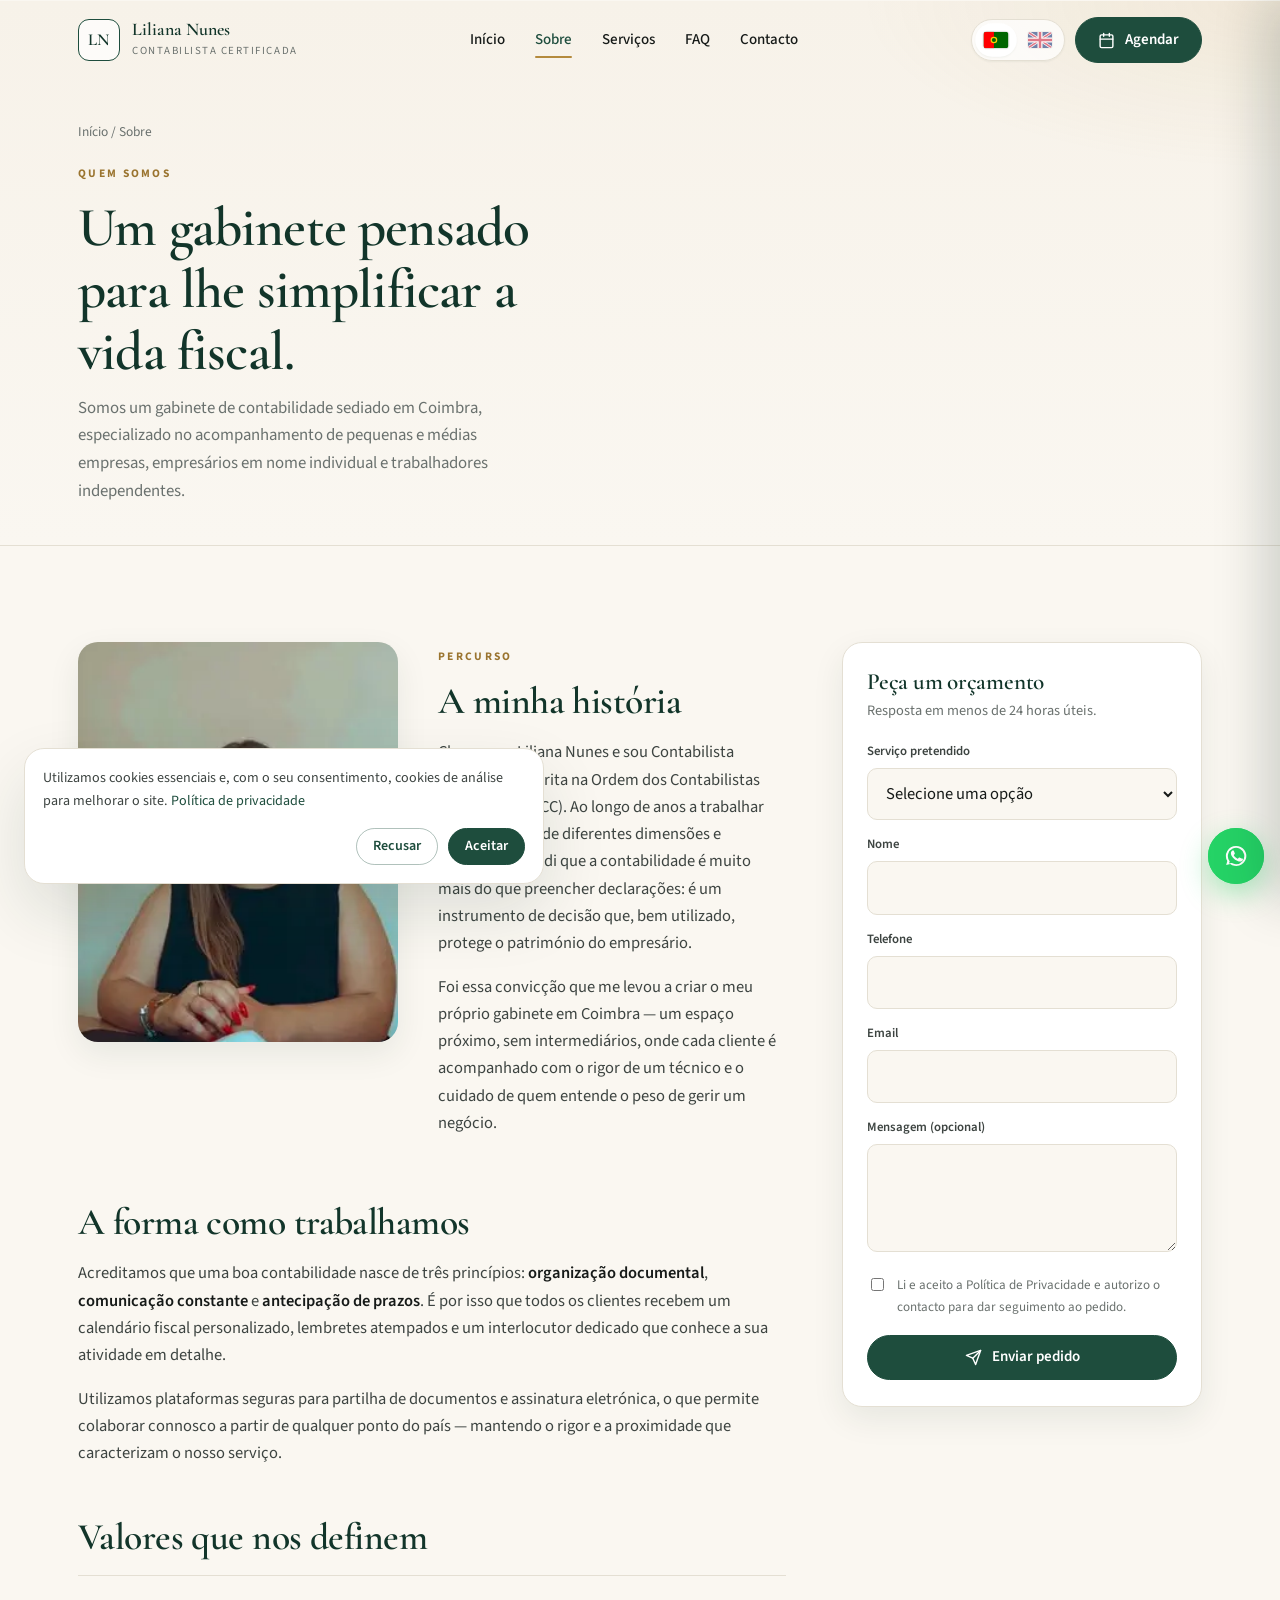
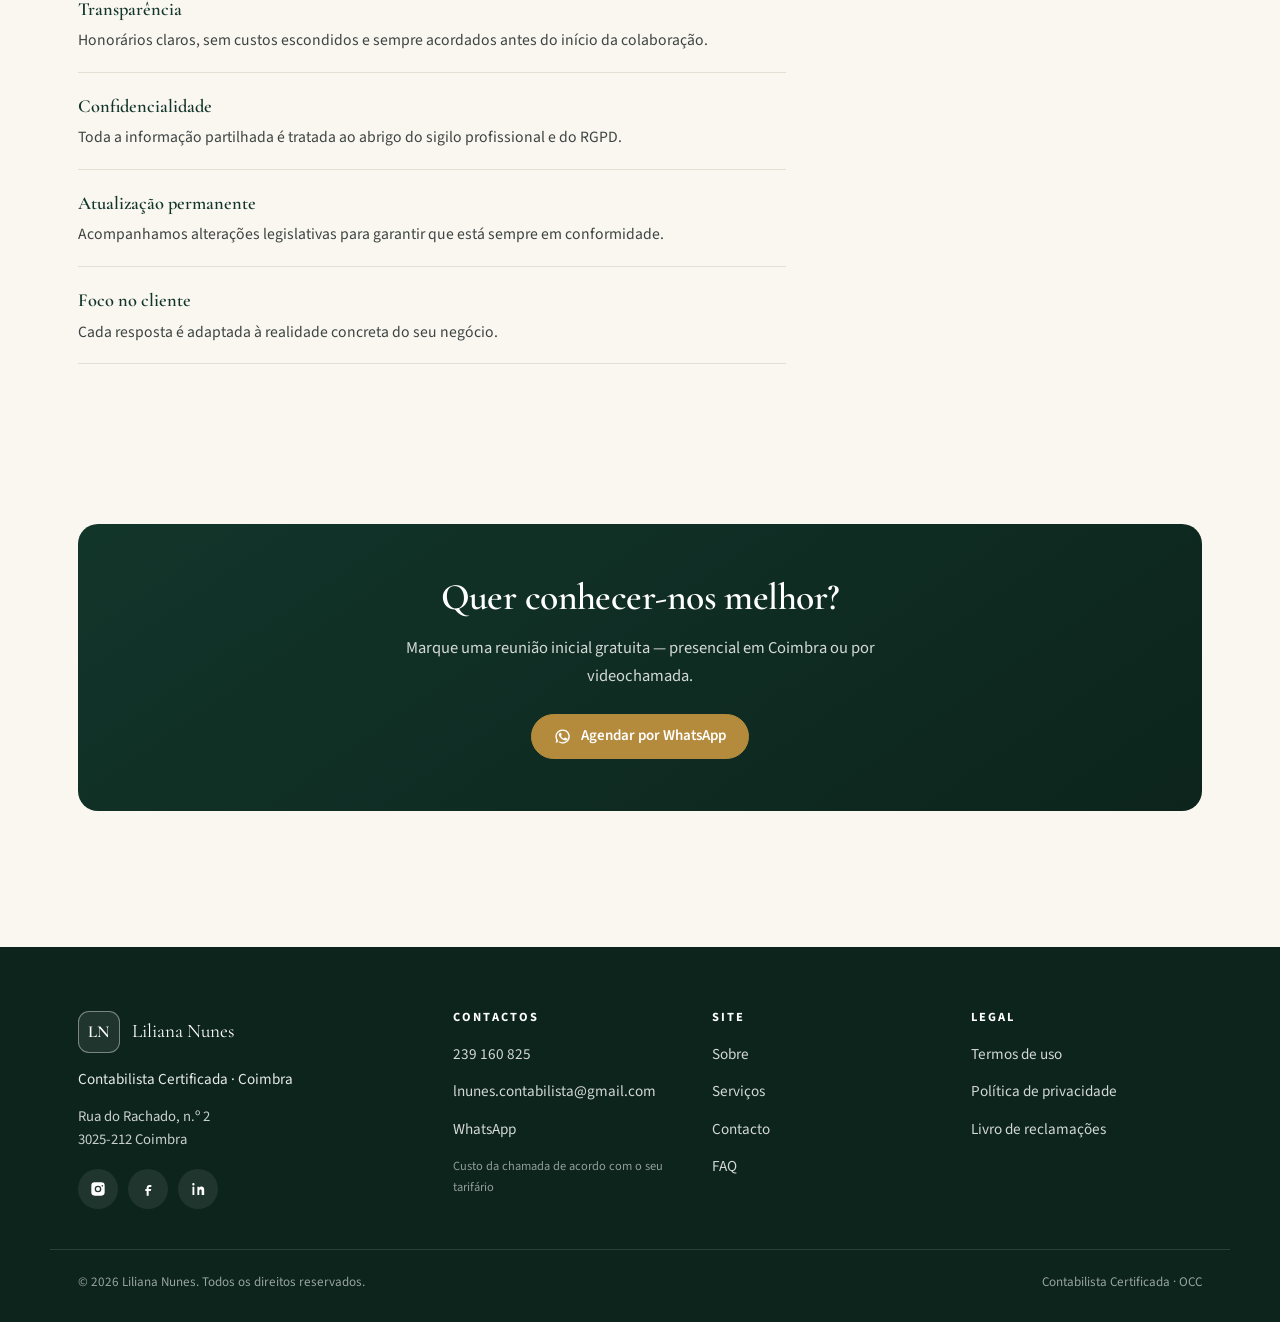
<file: site/sobre.html>
<!DOCTYPE html>
<html lang="pt-PT" data-lang="pt">
<head>
  <meta charset="utf-8">
  <meta name="viewport" content="width=device-width, initial-scale=1">
  <meta name="robots" content="index, follow, max-image-preview:large">
  <meta name="theme-color" content="#12352a">
  <meta name="geo.region" content="PT-06">
  <meta name="geo.placename" content="Coimbra">
  <meta property="og:locale" content="pt_PT">
  <meta property="og:site_name" content="Liliana Nunes | Contabilista Certificada">
  <title>Sobre · Liliana Nunes, Contabilista Certificada em Coimbra</title>
  <meta name="description" content="Conheça a Liliana Nunes, Contabilista Certificada em Coimbra. Percurso, valores e metodologia de trabalho ao serviço de empresas e trabalhadores independentes.">
  <link rel="canonical" href="https://www.lnunes-contabilista.pt/sobre">
  <meta property="og:url" content="https://www.lnunes-contabilista.pt/sobre">
  <meta property="og:type" content="website">
  <meta property="og:title" content="Sobre · Liliana Nunes, Contabilista Certificada">
  <meta property="og:description" content="Percurso, valores e metodologia de um gabinete de contabilidade em Coimbra.">
  <meta property="og:image" content="https://www.lnunes-contabilista.pt/assets/img/liliana-nunes-retrato.png">
  <link rel="icon" href="favicon.svg" type="image/svg+xml">
  <link rel="preconnect" href="https://fonts.googleapis.com">
  <link rel="preconnect" href="https://fonts.gstatic.com" crossorigin>
  <link rel="preload" as="style" href="https://fonts.googleapis.com/css2?family=Cormorant+Garamond:ital,wght@0,600;1,600&family=Source+Sans+3:wght@400;600&display=swap" onload="this.onload=null;this.rel='stylesheet'">
  <noscript><link rel="stylesheet" href="https://fonts.googleapis.com/css2?family=Cormorant+Garamond:ital,wght@0,600;1,600&family=Source+Sans+3:wght@400;600&display=swap"></noscript>
  <link rel="stylesheet" href="assets/css/icons.css">
<link rel="stylesheet" href="assets/css/styles.css">
</head>
<body>
  <div data-include="partials/header.html"></div>

  <main>
    <section class="page-hero">
      <div class="container">
        <div class="crumbs"><a href="index.html"><span data-lang="pt">Início</span><span data-lang="en">Home</span></a> / <span data-lang="pt">Sobre</span><span data-lang="en">About</span></div>
        <span class="eyebrow"><span data-lang="pt">Quem somos</span><span data-lang="en">About us</span></span>
        <h1><span data-lang="pt">Um gabinete pensado para lhe simplificar a vida fiscal.</span><span data-lang="en">A practice designed to simplify your tax life.</span></h1>
        <p><span data-lang="pt">Somos um gabinete de contabilidade sediado em Coimbra, especializado no acompanhamento de pequenas e médias empresas, empresários em nome individual e trabalhadores independentes.</span><span data-lang="en">We are an accounting practice based in Coimbra, specialised in supporting SMEs, sole traders and freelancers.</span></p>
      </div>
    </section>

    <section class="section">
      <div class="container with-sidebar">
        <div>
          <div class="about-layout reveal">
            <div class="about-portrait">
              <picture>
                <source type="image/webp" srcset="assets/img/liliana-nunes-retrato-480.webp 480w, assets/img/liliana-nunes-retrato-720.webp 720w" sizes="(max-width: 800px) 90vw, 320px">
                <img src="assets/img/liliana-nunes-retrato-720.jpg" alt="Liliana Nunes, Contabilista Certificada" width="405" height="720" loading="lazy" decoding="async">
              </picture>
            </div>
            <div>
              <span class="eyebrow"><span data-lang="pt">Percurso</span><span data-lang="en">Background</span></span>
              <h2><span data-lang="pt">A minha história</span><span data-lang="en">My story</span></h2>
              <p data-lang="pt">Chamo-me Liliana Nunes e sou Contabilista Certificada inscrita na Ordem dos Contabilistas Certificados (OCC). Ao longo de anos a trabalhar com empresas de diferentes dimensões e sectores, aprendi que a contabilidade é muito mais do que preencher declarações: é um instrumento de decisão que, bem utilizado, protege o património do empresário.</p>
              <p data-lang="en">My name is Liliana Nunes and I am a Certified Accountant registered with the Portuguese Order of Certified Accountants (OCC). After years working with businesses of different sizes and sectors, I learned that accounting is more than filing returns: used well, it is a decision tool that protects the entrepreneur’s assets.</p>
              <p data-lang="pt">Foi essa convicção que me levou a criar o meu próprio gabinete em Coimbra — um espaço próximo, sem intermediários, onde cada cliente é acompanhado com o rigor de um técnico e o cuidado de quem entende o peso de gerir um negócio.</p>
              <p data-lang="en">That conviction led me to open my own practice in Coimbra — a close, direct space where every client is supported with technical rigor and the care of someone who understands the weight of running a business.</p>
            </div>
          </div>

          <div class="reveal" style="margin-top:48px;">
            <h2><span data-lang="pt">A forma como trabalhamos</span><span data-lang="en">How we work</span></h2>
            <p data-lang="pt">Acreditamos que uma boa contabilidade nasce de três princípios: <strong>organização documental</strong>, <strong>comunicação constante</strong> e <strong>antecipação de prazos</strong>. É por isso que todos os clientes recebem um calendário fiscal personalizado, lembretes atempados e um interlocutor dedicado que conhece a sua atividade em detalhe.</p>
            <p data-lang="en">We believe good accounting rests on three principles: <strong>document organisation</strong>, <strong>constant communication</strong> and <strong>ahead-of-time deadlines</strong>. That is why every client receives a personalised tax calendar, timely reminders and a dedicated contact who knows their activity in detail.</p>
            <p data-lang="pt">Utilizamos plataformas seguras para partilha de documentos e assinatura eletrónica, o que permite colaborar connosco a partir de qualquer ponto do país — mantendo o rigor e a proximidade que caracterizam o nosso serviço.</p>
            <p data-lang="en">We use secure platforms for document sharing and e-signature, so you can work with us from anywhere in the country — without losing the rigor and proximity that define our service.</p>
          </div>

          <div class="reveal" style="margin-top:48px;">
            <h2><span data-lang="pt">Valores que nos definem</span><span data-lang="en">Values that define us</span></h2>
            <ul class="values-list">
              <li data-lang="pt"><strong>Transparência</strong>Honorários claros, sem custos escondidos e sempre acordados antes do início da colaboração.</li>
              <li data-lang="en"><strong>Transparency</strong>Clear fees, no hidden costs, always agreed before we start working together.</li>
              <li data-lang="pt"><strong>Confidencialidade</strong>Toda a informação partilhada é tratada ao abrigo do sigilo profissional e do RGPD.</li>
              <li data-lang="en"><strong>Confidentiality</strong>All shared information is protected under professional secrecy and GDPR.</li>
              <li data-lang="pt"><strong>Atualização permanente</strong>Acompanhamos alterações legislativas para garantir que está sempre em conformidade.</li>
              <li data-lang="en"><strong>Continuous updates</strong>We track legislative changes so you stay compliant.</li>
              <li data-lang="pt"><strong>Foco no cliente</strong>Cada resposta é adaptada à realidade concreta do seu negócio.</li>
              <li data-lang="en"><strong>Client focus</strong>Every answer is tailored to the reality of your business.</li>
            </ul>
          </div>
        </div>

        <div data-include="partials/contact-form.html"></div>
      </div>
    </section>

    <section class="section-tight">
      <div class="container">
        <div class="cta-banner reveal">
          <h2><span data-lang="pt">Quer conhecer-nos melhor?</span><span data-lang="en">Want to get to know us better?</span></h2>
          <p><span data-lang="pt">Marque uma reunião inicial gratuita — presencial em Coimbra ou por videochamada.</span><span data-lang="en">Book a free introductory meeting — in Coimbra or by video call.</span></p>
          <a class="btn btn-gold" data-wa="header" href="#"><i class="i i-whatsapp" aria-hidden="true"></i> <span data-i18n="cta.whatsapp">Agendar por WhatsApp</span></a>
        </div>
      </div>
    </section>
  </main>

  <div data-include="partials/footer.html"></div>
  <div data-include="partials/overlays.html"></div>

  <script src="assets/js/config.js"></script>
  <script type="module" src="assets/js/site.js"></script>
</body>
</html>
</file>
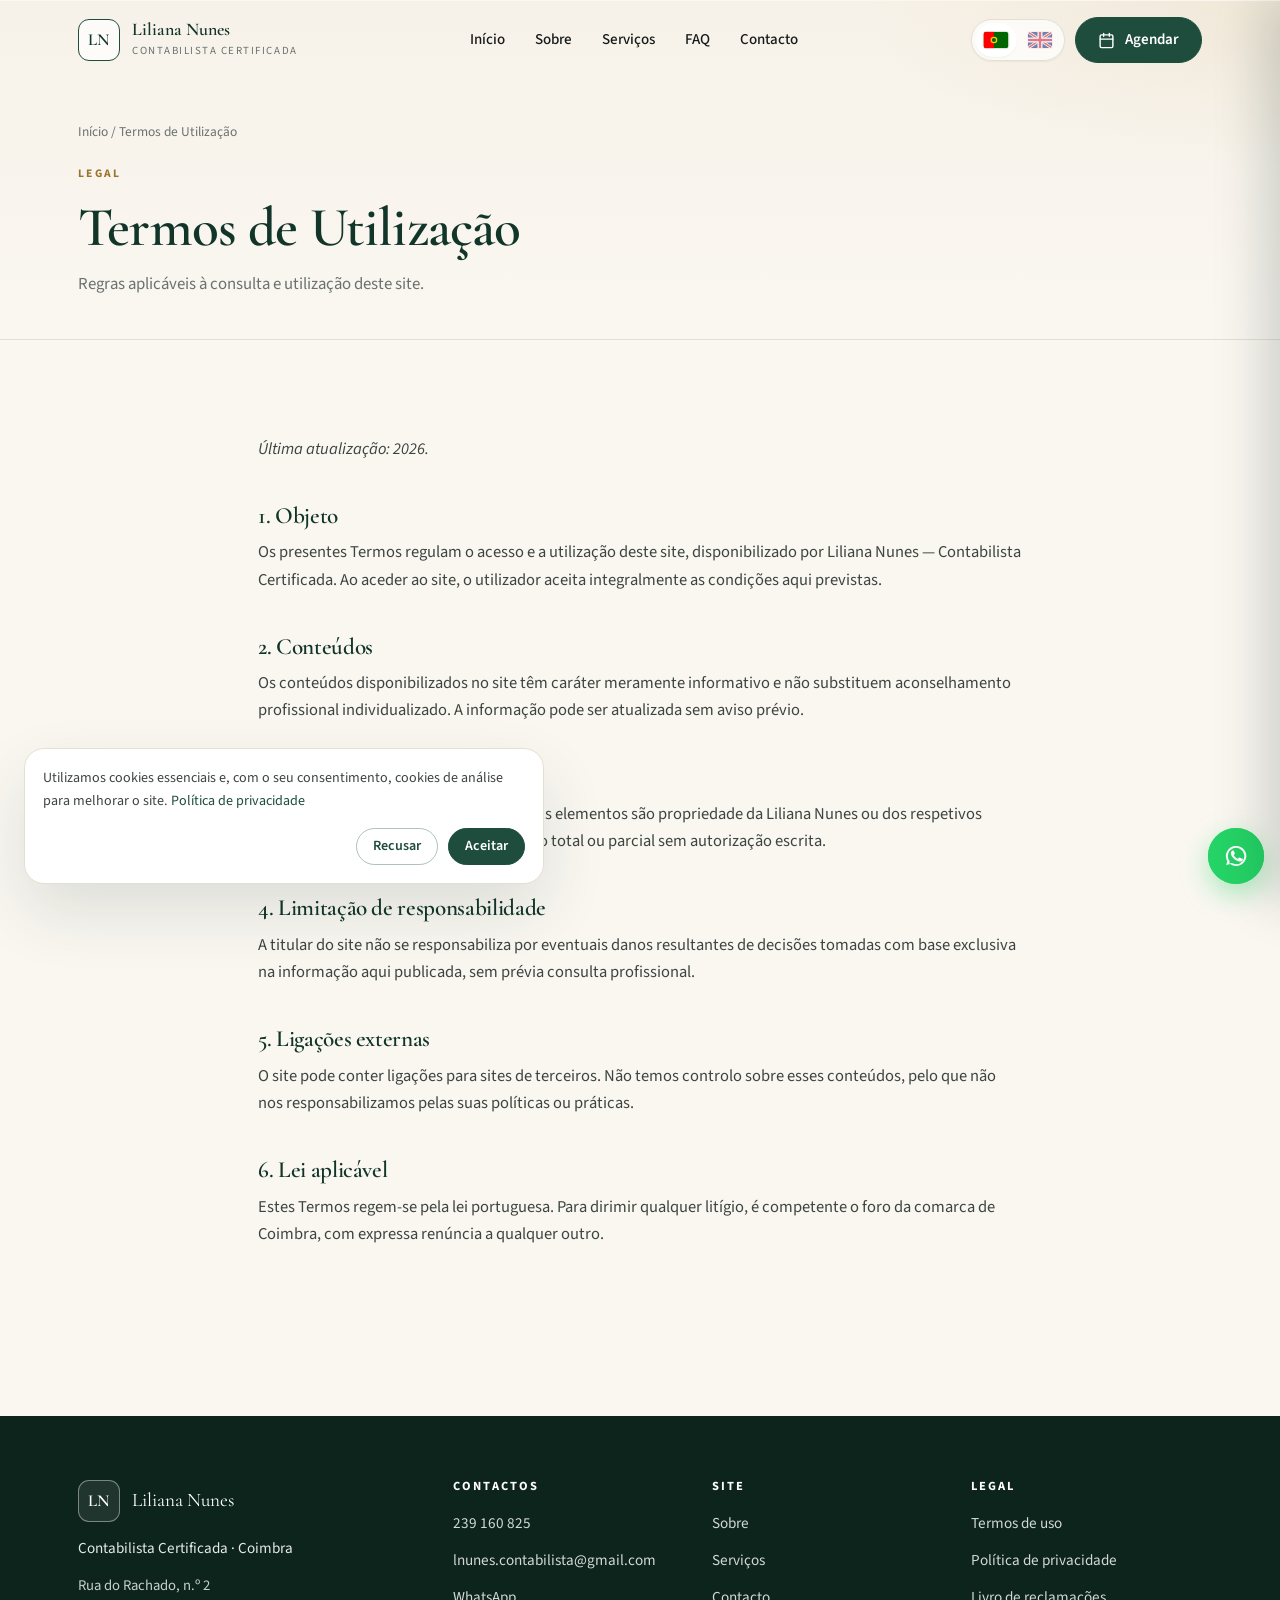
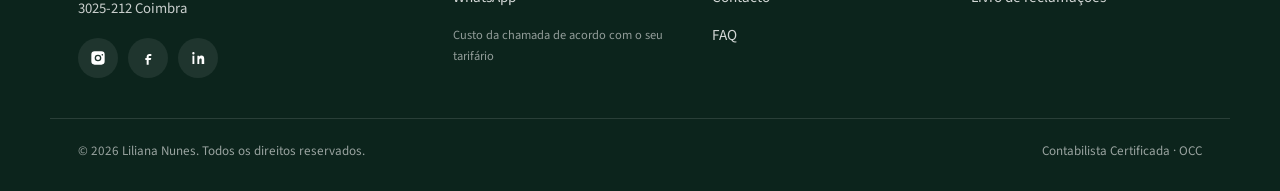
<file: site/termos-de-uso.html>
<!DOCTYPE html>
<html lang="pt-PT">
<head>
  <meta charset="utf-8">
  <meta name="viewport" content="width=device-width, initial-scale=1">
  <title>Termos de Utilização · Liliana Nunes</title>
  <meta name="description" content="Termos de Utilização do site do gabinete de contabilidade Liliana Nunes.">
  <link rel="canonical" href="https://www.lnunes-contabilista.pt/termos-de-uso">
  <meta name="robots" content="noindex, follow">
  <link rel="icon" href="favicon.svg" type="image/svg+xml">
  <link rel="preconnect" href="https://fonts.googleapis.com">
  <link rel="preconnect" href="https://fonts.gstatic.com" crossorigin>
  <link rel="preload" as="style" href="https://fonts.googleapis.com/css2?family=Cormorant+Garamond:ital,wght@0,600;1,600&family=Source+Sans+3:wght@400;600&display=swap" onload="this.onload=null;this.rel='stylesheet'">
  <noscript><link rel="stylesheet" href="https://fonts.googleapis.com/css2?family=Cormorant+Garamond:ital,wght@0,600;1,600&family=Source+Sans+3:wght@400;600&display=swap"></noscript>
  <link rel="stylesheet" href="assets/css/icons.css">
<link rel="stylesheet" href="assets/css/styles.css">
</head>
<body>
  <div data-include="partials/header.html"></div>

  <main>
    <section class="page-hero">
      <div class="container">
        <div class="crumbs"><a href="index.html">Início</a> / Termos de Utilização</div>
        <span class="eyebrow">Legal</span>
        <h1>Termos de Utilização</h1>
        <p>Regras aplicáveis à consulta e utilização deste site.</p>
      </div>
    </section>

    <section class="section">
      <div class="container legal">
        <p><em>Última atualização: <span data-current-year></span>.</em></p>

        <h2>1. Objeto</h2>
        <p>Os presentes Termos regulam o acesso e a utilização deste site, disponibilizado por Liliana Nunes — Contabilista Certificada. Ao aceder ao site, o utilizador aceita integralmente as condições aqui previstas.</p>

        <h2>2. Conteúdos</h2>
        <p>Os conteúdos disponibilizados no site têm caráter meramente informativo e não substituem aconselhamento profissional individualizado. A informação pode ser atualizada sem aviso prévio.</p>

        <h2>3. Propriedade intelectual</h2>
        <p>Todos os textos, imagens, marcas e demais elementos são propriedade da Liliana Nunes ou dos respetivos titulares, sendo proibida a sua reprodução total ou parcial sem autorização escrita.</p>

        <h2>4. Limitação de responsabilidade</h2>
        <p>A titular do site não se responsabiliza por eventuais danos resultantes de decisões tomadas com base exclusiva na informação aqui publicada, sem prévia consulta profissional.</p>

        <h2>5. Ligações externas</h2>
        <p>O site pode conter ligações para sites de terceiros. Não temos controlo sobre esses conteúdos, pelo que não nos responsabilizamos pelas suas políticas ou práticas.</p>

        <h2>6. Lei aplicável</h2>
        <p>Estes Termos regem-se pela lei portuguesa. Para dirimir qualquer litígio, é competente o foro da comarca de Coimbra, com expressa renúncia a qualquer outro.</p>
      </div>
    </section>
  </main>

  <div data-include="partials/footer.html"></div>
  <div data-include="partials/overlays.html"></div>

  <script src="assets/js/config.js"></script>
  <script type="module" src="assets/js/site.js"></script>
</body>
</html>
</file>
<file: site/assets/css/icons.css>
/* Ícones SVG locais — substitui Font Awesome (muito mais leve) */
.i {
  display: inline-block;
  width: 1.1em;
  height: 1.1em;
  flex-shrink: 0;
  vertical-align: -0.15em;
  background-color: currentColor;
  -webkit-mask: var(--i) center / contain no-repeat;
  mask: var(--i) center / contain no-repeat;
}
.btn .i,
.wa-float .i,
.hero-meta .i,
.service-card .i,
.service-row .i,
.value .i,
.contact-item .i,
.socials .i {
  width: 1.15em;
  height: 1.15em;
}
.wa-float .i { width: 1.55rem; height: 1.55rem; }
.contact-item .i { width: 1.1rem; height: 1.1rem; }
.socials .i { width: 1.05rem; height: 1.05rem; }

.i-whatsapp { --i: url("data:image/svg+xml,%3Csvg xmlns='http://www.w3.org/2000/svg' viewBox='0 0 24 24' fill='%23000'%3E%3Cpath d='M17.5 14.4c-.3-.1-1.6-.8-1.9-.9s-.4-.1-.6.1-.7.9-.8 1-.3.2-.6.1a7.4 7.4 0 0 1-2.2-1.4 8.2 8.2 0 0 1-1.5-1.9c-.2-.3 0-.4.1-.6l.5-.6c.1-.2.2-.3.3-.5s0-.4 0-.5l-.9-2.1c-.2-.6-.5-.5-.6-.5h-.6c-.2 0-.5.1-.8.4s-1 1-1 2.4 1.1 2.8 1.2 3 2.1 3.2 5.1 4.4c.7.3 1.3.5 1.7.6.7.2 1.4.2 1.9.1.6-.1 1.6-.7 1.9-1.3s.3-1.2.2-1.3-.2-.2-.5-.3z'/%3E%3Cpath d='M12 2a10 10 0 0 0-8.7 15l-1.1 3.9 4-1A10 10 0 1 0 12 2zm0 18.2a8.2 8.2 0 0 1-4.2-1.1l-.3-.2-2.5.7.7-2.4-.2-.3a8.2 8.2 0 1 1 6.5 3.3z'/%3E%3C/svg%3E"); }
.i-calendar { --i: url("data:image/svg+xml,%3Csvg xmlns='http://www.w3.org/2000/svg' viewBox='0 0 24 24' fill='none' stroke='%23000' stroke-width='2' stroke-linecap='round' stroke-linejoin='round'%3E%3Crect x='3' y='4' width='18' height='18' rx='2'/%3E%3Cpath d='M16 2v4M8 2v4M3 10h18'/%3E%3C/svg%3E"); }
.i-menu { --i: url("data:image/svg+xml,%3Csvg xmlns='http://www.w3.org/2000/svg' viewBox='0 0 24 24' fill='none' stroke='%23000' stroke-width='2' stroke-linecap='round'%3E%3Cpath d='M4 6h16M4 12h16M4 18h16'/%3E%3C/svg%3E"); }
.i-close { --i: url("data:image/svg+xml,%3Csvg xmlns='http://www.w3.org/2000/svg' viewBox='0 0 24 24' fill='none' stroke='%23000' stroke-width='2' stroke-linecap='round'%3E%3Cpath d='M18 6 6 18M6 6l12 12'/%3E%3C/svg%3E"); }
.i-send { --i: url("data:image/svg+xml,%3Csvg xmlns='http://www.w3.org/2000/svg' viewBox='0 0 24 24' fill='none' stroke='%23000' stroke-width='2' stroke-linecap='round' stroke-linejoin='round'%3E%3Cpath d='m22 2-7 20-4-9-9-4z'/%3E%3Cpath d='M22 2 11 13'/%3E%3C/svg%3E"); }
.i-shield { --i: url("data:image/svg+xml,%3Csvg xmlns='http://www.w3.org/2000/svg' viewBox='0 0 24 24' fill='none' stroke='%23000' stroke-width='2' stroke-linecap='round' stroke-linejoin='round'%3E%3Cpath d='M12 22s8-4 8-10V5l-8-3-8 3v7c0 6 8 10 8 10z'/%3E%3C/svg%3E"); }
.i-clock { --i: url("data:image/svg+xml,%3Csvg xmlns='http://www.w3.org/2000/svg' viewBox='0 0 24 24' fill='none' stroke='%23000' stroke-width='2' stroke-linecap='round' stroke-linejoin='round'%3E%3Ccircle cx='12' cy='12' r='10'/%3E%3Cpath d='M12 6v6l4 2'/%3E%3C/svg%3E"); }
.i-lock { --i: url("data:image/svg+xml,%3Csvg xmlns='http://www.w3.org/2000/svg' viewBox='0 0 24 24' fill='none' stroke='%23000' stroke-width='2' stroke-linecap='round' stroke-linejoin='round'%3E%3Crect x='3' y='11' width='18' height='11' rx='2'/%3E%3Cpath d='M7 11V7a5 5 0 0 1 10 0v4'/%3E%3C/svg%3E"); }
.i-building { --i: url("data:image/svg+xml,%3Csvg xmlns='http://www.w3.org/2000/svg' viewBox='0 0 24 24' fill='none' stroke='%23000' stroke-width='2' stroke-linecap='round' stroke-linejoin='round'%3E%3Cpath d='M6 22V4a2 2 0 0 1 2-2h8a2 2 0 0 1 2 2v18'/%3E%3Cpath d='M6 12h12M10 6h.01M14 6h.01M10 10h.01M14 10h.01M10 14h.01M14 14h.01M10 18h.01M14 18h.01'/%3E%3C/svg%3E"); }
.i-user { --i: url("data:image/svg+xml,%3Csvg xmlns='http://www.w3.org/2000/svg' viewBox='0 0 24 24' fill='none' stroke='%23000' stroke-width='2' stroke-linecap='round' stroke-linejoin='round'%3E%3Cpath d='M20 21v-2a4 4 0 0 0-4-4H8a4 4 0 0 0-4 4v2'/%3E%3Ccircle cx='12' cy='7' r='4'/%3E%3C/svg%3E"); }
.i-file { --i: url("data:image/svg+xml,%3Csvg xmlns='http://www.w3.org/2000/svg' viewBox='0 0 24 24' fill='none' stroke='%23000' stroke-width='2' stroke-linecap='round' stroke-linejoin='round'%3E%3Cpath d='M14 2H6a2 2 0 0 0-2 2v16a2 2 0 0 0 2 2h12a2 2 0 0 0 2-2V8z'/%3E%3Cpath d='M14 2v6h6M16 13H8M16 17H8M10 9H8'/%3E%3C/svg%3E"); }
.i-users { --i: url("data:image/svg+xml,%3Csvg xmlns='http://www.w3.org/2000/svg' viewBox='0 0 24 24' fill='none' stroke='%23000' stroke-width='2' stroke-linecap='round' stroke-linejoin='round'%3E%3Cpath d='M17 21v-2a4 4 0 0 0-4-4H5a4 4 0 0 0-4 4v2'/%3E%3Ccircle cx='9' cy='7' r='4'/%3E%3Cpath d='M23 21v-2a4 4 0 0 0-3-3.87M16 3.13a4 4 0 0 1 0 7.75'/%3E%3C/svg%3E"); }
.i-check { --i: url("data:image/svg+xml,%3Csvg xmlns='http://www.w3.org/2000/svg' viewBox='0 0 24 24' fill='none' stroke='%23000' stroke-width='2' stroke-linecap='round' stroke-linejoin='round'%3E%3Cpath d='M9 11l3 3L22 4'/%3E%3Cpath d='M21 12v7a2 2 0 0 1-2 2H5a2 2 0 0 1-2-2V5a2 2 0 0 1 2-2h11'/%3E%3C/svg%3E"); }
.i-receipt { --i: url("data:image/svg+xml,%3Csvg xmlns='http://www.w3.org/2000/svg' viewBox='0 0 24 24' fill='none' stroke='%23000' stroke-width='2' stroke-linecap='round' stroke-linejoin='round'%3E%3Cpath d='M4 2v20l3-2 3 2 3-2 3 2 3-2 3 2V2l-3 2-3-2-3 2-3-2-3 2z'/%3E%3Cpath d='M8 10h8M8 14h8'/%3E%3C/svg%3E"); }
.i-bulb { --i: url("data:image/svg+xml,%3Csvg xmlns='http://www.w3.org/2000/svg' viewBox='0 0 24 24' fill='none' stroke='%23000' stroke-width='2' stroke-linecap='round' stroke-linejoin='round'%3E%3Cpath d='M9 18h6M10 22h4M12 2a7 7 0 0 0-4 12.7V17h8v-2.3A7 7 0 0 0 12 2z'/%3E%3C/svg%3E"); }
.i-arrow { --i: url("data:image/svg+xml,%3Csvg xmlns='http://www.w3.org/2000/svg' viewBox='0 0 24 24' fill='none' stroke='%23000' stroke-width='2' stroke-linecap='round' stroke-linejoin='round'%3E%3Cpath d='M5 12h14M13 5l7 7-7 7'/%3E%3C/svg%3E"); }
.i-handshake { --i: url("data:image/svg+xml,%3Csvg xmlns='http://www.w3.org/2000/svg' viewBox='0 0 24 24' fill='none' stroke='%23000' stroke-width='2' stroke-linecap='round' stroke-linejoin='round'%3E%3Cpath d='m11 17 2 2a1 1 0 1 0 3-3'/%3E%3Cpath d='m14 14 2.5 2.5a1 1 0 1 0 3-3l-3.88-3.88a3 3 0 0 0-4.24 0l-.88.88a1 1 0 1 1-3-3l2.81-2.81a5.79 5.79 0 0 1 7.06-.87l.47.28a2 2 0 0 0 1.42.22L21 7'/%3E%3Cpath d='m21 3 1 11h-2M3 3l8 8'/%3E%3C/svg%3E"); }
.i-search { --i: url("data:image/svg+xml,%3Csvg xmlns='http://www.w3.org/2000/svg' viewBox='0 0 24 24' fill='none' stroke='%23000' stroke-width='2' stroke-linecap='round' stroke-linejoin='round'%3E%3Ccircle cx='11' cy='11' r='8'/%3E%3Cpath d='m21 21-4.3-4.3'/%3E%3C/svg%3E"); }
.i-calc { --i: url("data:image/svg+xml,%3Csvg xmlns='http://www.w3.org/2000/svg' viewBox='0 0 24 24' fill='none' stroke='%23000' stroke-width='2' stroke-linecap='round' stroke-linejoin='round'%3E%3Crect x='4' y='2' width='16' height='20' rx='2'/%3E%3Cpath d='M8 6h8M8 10h8M8 14h2M12 14h2M16 14h2M8 18h2M12 18h2M16 18h2'/%3E%3C/svg%3E"); }
.i-pin { --i: url("data:image/svg+xml,%3Csvg xmlns='http://www.w3.org/2000/svg' viewBox='0 0 24 24' fill='none' stroke='%23000' stroke-width='2' stroke-linecap='round' stroke-linejoin='round'%3E%3Cpath d='M20 10c0 6-8 12-8 12s-8-6-8-12a8 8 0 0 1 16 0Z'/%3E%3Ccircle cx='12' cy='10' r='3'/%3E%3C/svg%3E"); }
.i-phone { --i: url("data:image/svg+xml,%3Csvg xmlns='http://www.w3.org/2000/svg' viewBox='0 0 24 24' fill='none' stroke='%23000' stroke-width='2' stroke-linecap='round' stroke-linejoin='round'%3E%3Cpath d='M22 16.9v3a2 2 0 0 1-2.2 2 19.8 19.8 0 0 1-8.6-3.1 19.5 19.5 0 0 1-6-6 19.8 19.8 0 0 1-3.1-8.7A2 2 0 0 1 4.1 2h3a2 2 0 0 1 2 1.7c.1.9.4 1.8.7 2.6a2 2 0 0 1-.4 2.1L8.1 9.9a16 16 0 0 0 6 6l1.3-1.3a2 2 0 0 1 2.1-.4c.9.4 1.8.6 2.7.7a2 2 0 0 1 1.8 2z'/%3E%3C/svg%3E"); }
.i-mail { --i: url("data:image/svg+xml,%3Csvg xmlns='http://www.w3.org/2000/svg' viewBox='0 0 24 24' fill='none' stroke='%23000' stroke-width='2' stroke-linecap='round' stroke-linejoin='round'%3E%3Crect x='2' y='4' width='20' height='16' rx='2'/%3E%3Cpath d='m22 7-10 7L2 7'/%3E%3C/svg%3E"); }
.i-instagram { --i: url("data:image/svg+xml,%3Csvg xmlns='http://www.w3.org/2000/svg' viewBox='0 0 24 24' fill='%23000'%3E%3Cpath d='M7 2h10a5 5 0 0 1 5 5v10a5 5 0 0 1-5 5H7a5 5 0 0 1-5-5V7a5 5 0 0 1 5-5zm5 5a5 5 0 1 0 0 10 5 5 0 0 0 0-10zm6.5-.9a1.2 1.2 0 1 0 0 2.4 1.2 1.2 0 0 0 0-2.4zM12 9a3 3 0 1 1 0 6 3 3 0 0 1 0-6z'/%3E%3C/svg%3E"); }
.i-facebook { --i: url("data:image/svg+xml,%3Csvg xmlns='http://www.w3.org/2000/svg' viewBox='0 0 24 24' fill='%23000'%3E%3Cpath d='M14 9h3V6h-3c-2.2 0-4 1.8-4 4v2H8v3h2v7h3v-7h3l1-3h-4v-2c0-.6.4-1 1-1z'/%3E%3C/svg%3E"); }
.i-linkedin { --i: url("data:image/svg+xml,%3Csvg xmlns='http://www.w3.org/2000/svg' viewBox='0 0 24 24' fill='%23000'%3E%3Cpath d='M6.5 8.5H3.7V21h2.8V8.5zM5.1 3a1.8 1.8 0 1 0 0 3.6A1.8 1.8 0 0 0 5.1 3zM20.3 21h-2.8v-6.1c0-1.7-.7-2.3-1.7-2.3s-1.9.8-1.9 2.4V21h-2.8V8.5h2.7v1.5c.5-.9 1.7-1.8 3.5-1.8 2.3 0 4 1.3 4 5.1V21z'/%3E%3C/svg%3E"); }
.i-external { --i: url("data:image/svg+xml,%3Csvg xmlns='http://www.w3.org/2000/svg' viewBox='0 0 24 24' fill='none' stroke='%23000' stroke-width='2' stroke-linecap='round' stroke-linejoin='round'%3E%3Cpath d='M18 13v6a2 2 0 0 1-2 2H5a2 2 0 0 1-2-2V8a2 2 0 0 1 2-2h6'/%3E%3Cpath d='M15 3h6v6M10 14 21 3'/%3E%3C/svg%3E"); }
</file>
<file: site/assets/css/styles.css>
/* =========================================================
   Liliana Nunes | Contabilista Certificada
   Design system premium — vanilla CSS, mobile-first
   ========================================================= */

:root {
  --green-950: #0c241c;
  --green-900: #12352a;
  --green-800: #1e4d3d;
  --green-700: #2a6b53;
  --green-100: #e8f0eb;
  --gold-600: #9a742f;
  --gold-500: #b48a3c;
  --gold-400: #cfa964;
  --cream-50: #faf7f1;
  --cream-100: #f3eee4;
  --ink-900: #161a18;
  --ink-700: #3d4441;
  --ink-500: #6a716e;
  --ink-300: #b4bab7;
  --line: #e4dfd3;
  --white: #ffffff;
  --shadow-sm: 0 1px 2px rgba(18, 53, 42, 0.05);
  --shadow-md: 0 12px 32px rgba(18, 53, 42, 0.08);
  --shadow-lg: 0 28px 64px rgba(18, 53, 42, 0.12);
  --radius: 12px;
  --radius-lg: 20px;
  --container: 1180px;
  --header-h: 80px;
  --header-h-scrolled: 68px;
  --transition: 240ms cubic-bezier(0.22, 0.7, 0.25, 1);
  --font-sans: "Source Sans 3", "Source Sans Pro", -apple-system, BlinkMacSystemFont, "Segoe UI", sans-serif;
  --font-serif: "Cormorant Garamond", Georgia, "Times New Roman", serif;
}

*, *::before, *::after { box-sizing: border-box; }
html { scroll-behavior: smooth; -webkit-text-size-adjust: 100%; }
body {
  margin: 0;
  font-family: var(--font-sans);
  color: var(--ink-900);
  background: var(--cream-50);
  line-height: 1.65;
  font-size: 16.5px;
  -webkit-font-smoothing: antialiased;
  overflow-x: hidden;
}
img { max-width: 100%; display: block; height: auto; }
a { color: var(--green-800); text-decoration: none; transition: color var(--transition); }
a:hover { color: var(--gold-500); }
button { font-family: inherit; cursor: pointer; }
strong { color: var(--ink-900); font-weight: 600; }

h1, h2, h3, h4 {
  font-family: var(--font-serif);
  font-weight: 600;
  color: var(--green-900);
  line-height: 1.12;
  margin: 0 0 0.45em;
  letter-spacing: -0.015em;
}
h1 { font-size: clamp(2.15rem, 5vw, 3.45rem); }
h2 { font-size: clamp(1.65rem, 3.2vw, 2.35rem); }
h3 {
  font-size: 1.2rem;
  font-family: var(--font-serif);
  font-weight: 600;
  letter-spacing: -0.01em;
}
p { margin: 0 0 1em; color: var(--ink-700); }
p:last-child { margin-bottom: 0; }

.container {
  max-width: var(--container);
  margin: 0 auto;
  padding: 0 clamp(18px, 4vw, 28px);
}
.section { padding: clamp(56px, 8vw, 96px) 0; }
.section-tight { padding: clamp(40px, 6vw, 64px) 0; }
.section--muted {
  background: var(--white);
  border-top: 1px solid var(--line);
  border-bottom: 1px solid var(--line);
}

.eyebrow {
  display: inline-block;
  font-size: 0.72rem;
  letter-spacing: 0.2em;
  text-transform: uppercase;
  color: var(--gold-600);
  font-weight: 700;
  margin-bottom: 14px;
}
.lead { font-size: 1.12rem; color: var(--ink-700); max-width: 54ch; line-height: 1.7; }

/* -------- Buttons -------- */
.btn {
  display: inline-flex;
  align-items: center;
  justify-content: center;
  gap: 10px;
  padding: 13px 22px;
  border-radius: 999px;
  font-weight: 600;
  font-size: 0.94rem;
  border: 1.5px solid transparent;
  transition: transform var(--transition), background var(--transition), color var(--transition), box-shadow var(--transition), border-color var(--transition);
  white-space: nowrap;
  line-height: 1.1;
  text-decoration: none;
}
.btn-primary {
  background: var(--green-800);
  color: var(--white);
  border-color: var(--green-800);
}
.btn-primary:hover {
  background: var(--green-900);
  border-color: var(--green-900);
  color: var(--white);
  transform: translateY(-1px);
  box-shadow: var(--shadow-md);
}
.btn-outline {
  background: transparent;
  color: var(--green-800);
  border-color: rgba(30, 77, 61, 0.35);
}
.btn-outline:hover {
  background: var(--green-800);
  border-color: var(--green-800);
  color: var(--white);
}
.btn-gold {
  background: var(--gold-500);
  color: var(--white);
  border-color: var(--gold-500);
}
.btn-gold:hover {
  background: var(--gold-400);
  border-color: var(--gold-400);
  color: var(--white);
}
.btn-whatsapp { background: #25d366; color: var(--white); border-color: #25d366; }
.btn-whatsapp:hover { background: #1ebe5b; border-color: #1ebe5b; color: var(--white); }

/* -------- Header (adapta ao cenário) -------- */
.site-header {
  position: sticky;
  top: 0;
  z-index: 60;
  background: rgba(250, 247, 241, 0.72);
  backdrop-filter: saturate(160%) blur(14px);
  -webkit-backdrop-filter: saturate(160%) blur(14px);
  border-bottom: 1px solid transparent;
  transition: background var(--transition), border-color var(--transition), box-shadow var(--transition);
}
/* Header transparente no topo — igual em todas as páginas */
.site-header:not(.scrolled) {
  background: transparent;
  backdrop-filter: none;
  -webkit-backdrop-filter: none;
}
body.is-home .site-header:not(.scrolled) {
  background: transparent;
  backdrop-filter: none;
  -webkit-backdrop-filter: none;
}
.site-header.scrolled {
  background: rgba(255, 255, 255, 0.94);
  border-bottom-color: var(--line);
  box-shadow: 0 8px 30px rgba(18, 53, 42, 0.06);
}
.header-inner {
  height: var(--header-h);
  display: flex;
  align-items: center;
  justify-content: space-between;
  gap: 16px;
  transition: height var(--transition);
}
.site-header.scrolled .header-inner { height: var(--header-h-scrolled); }

.brand {
  display: flex;
  align-items: center;
  gap: 12px;
  color: var(--green-900);
  font-family: var(--font-serif);
  min-width: 0;
}
.brand:hover { color: var(--green-900); }
.brand-mark {
  width: 42px;
  height: 42px;
  flex-shrink: 0;
  display: inline-flex;
  align-items: center;
  justify-content: center;
  border: 1.5px solid var(--green-800);
  border-radius: 11px;
  font-family: var(--font-serif);
  font-size: 1.05rem;
  font-weight: 600;
  letter-spacing: 0.04em;
  color: var(--green-900);
  background: rgba(255, 255, 255, 0.7);
  transition: background var(--transition), border-color var(--transition), color var(--transition);
}
.brand-mark--light {
  border-color: rgba(255, 255, 255, 0.4);
  color: var(--white);
  background: rgba(255, 255, 255, 0.08);
}
.brand-name {
  font-size: 1.12rem;
  line-height: 1.1;
  font-weight: 600;
  white-space: nowrap;
}
.brand-sub {
  font-size: 0.68rem;
  letter-spacing: 0.14em;
  text-transform: uppercase;
  color: var(--ink-500);
  font-family: var(--font-sans);
  margin-top: 2px;
}
@media (max-width: 380px) {
  .brand-sub { display: none; }
}

.lang-switch {
  display: inline-flex;
  align-items: center;
  gap: 4px;
  padding: 4px;
  border-radius: 999px;
  background: rgba(255, 255, 255, 0.72);
  border: 1px solid var(--line);
  box-shadow: var(--shadow-sm);
}
.lang-flag {
  display: inline-flex;
  align-items: center;
  justify-content: center;
  gap: 8px;
  width: 40px;
  height: 32px;
  padding: 0;
  border: 0;
  border-radius: 999px;
  background: transparent;
  cursor: pointer;
  opacity: 0.55;
  transition: opacity var(--transition), background var(--transition), transform var(--transition);
}
.lang-flag svg {
  display: block;
  border-radius: 3px;
  box-shadow: 0 0 0 1px rgba(0, 0, 0, 0.08);
}
.lang-flag:hover { opacity: 0.9; }
.lang-flag.is-active {
  opacity: 1;
  background: var(--white);
  box-shadow: var(--shadow-sm);
  transform: scale(1.04);
}
.lang-switch--mobile {
  margin-top: 22px;
  align-self: stretch;
  justify-content: center;
  padding: 8px;
  gap: 8px;
}
.lang-switch--mobile .lang-flag {
  width: auto;
  min-width: 88px;
  height: 42px;
  padding: 0 14px;
  font-size: 0.82rem;
  font-weight: 700;
  letter-spacing: 0.06em;
  color: var(--green-900);
  opacity: 0.7;
}
.lang-switch--mobile .lang-flag.is-active {
  opacity: 1;
  background: var(--green-100);
}

.header-actions {
  display: none;
  align-items: center;
  gap: 10px;
  flex-shrink: 0;
}

.nav { display: none; }
.nav ul {
  list-style: none;
  padding: 0;
  margin: 0;
  display: flex;
  gap: clamp(18px, 2.4vw, 30px);
}
.nav a {
  color: var(--ink-900);
  font-weight: 500;
  font-size: 0.94rem;
  position: relative;
  padding: 6px 0;
}
.nav a:hover,
.nav a.active { color: var(--green-800); }
.nav a.active::after {
  content: "";
  position: absolute;
  left: 0;
  right: 0;
  bottom: -2px;
  height: 2px;
  background: var(--gold-500);
  border-radius: 2px;
}

.burger {
  width: 44px;
  height: 44px;
  border: 1px solid transparent;
  border-radius: 12px;
  background: rgba(255, 255, 255, 0.55);
  color: var(--green-900);
  display: inline-flex;
  align-items: center;
  justify-content: center;
  font-size: 1.2rem;
  flex-shrink: 0;
}
.burger:hover { border-color: var(--line); }

.header-mobile-tools {
  display: inline-flex;
  align-items: center;
  gap: 8px;
  flex-shrink: 0;
}
@media (min-width: 960px) {
  .nav { display: block; }
  .header-actions { display: inline-flex; }
  .header-mobile-tools { display: none; }
}

/* Mobile nav */
.nav-backdrop {
  position: fixed;
  inset: 0;
  z-index: 75;
  background: rgba(12, 36, 28, 0.45);
  opacity: 0;
  visibility: hidden;
  pointer-events: none;
  transition: opacity var(--transition), visibility var(--transition);
  border: 0;
  padding: 0;
  margin: 0;
  width: 100%;
  cursor: pointer;
}
.nav-backdrop.open {
  opacity: 1;
  visibility: visible;
  pointer-events: auto;
}
.mobile-nav {
  position: fixed;
  top: 0;
  right: 0;
  bottom: 0;
  z-index: 80;
  width: min(100%, 360px);
  background: var(--cream-50);
  padding: 20px 22px calc(28px + env(safe-area-inset-bottom));
  transform: translateX(100%);
  transition: transform var(--transition);
  display: flex;
  flex-direction: column;
  box-shadow: -16px 0 48px rgba(12, 36, 28, 0.18);
  overflow-y: auto;
}
.mobile-nav.open { transform: translateX(0); }
.mobile-nav-head {
  display: flex;
  justify-content: space-between;
  align-items: center;
  margin-bottom: 28px;
  gap: 12px;
}
.mobile-nav ul {
  list-style: none;
  padding: 0;
  margin: 0;
  display: flex;
  flex-direction: column;
}
.mobile-nav a {
  display: block;
  padding: 15px 4px;
  font-size: 1.35rem;
  font-family: var(--font-serif);
  color: var(--green-900);
  border-bottom: 1px solid var(--line);
}
.mobile-nav a.active { color: var(--gold-600); }
.mobile-nav .btn {
  margin-top: 28px;
  width: 100%;
}

/* -------- Hero -------- */
.hero {
  position: relative;
  padding: 28px 0 56px;
  margin-top: calc(var(--header-h) * -1);
  padding-top: calc(var(--header-h) + 28px);
  background:
    radial-gradient(1000px 480px at 88% -8%, rgba(180, 138, 60, 0.16), transparent 58%),
    radial-gradient(820px 460px at -8% 100%, rgba(30, 77, 61, 0.11), transparent 55%),
    linear-gradient(180deg, #f7f2e9 0%, var(--cream-50) 100%);
  overflow: hidden;
}
body.is-home .hero { margin-top: calc(var(--header-h) * -1); padding-top: calc(var(--header-h) + 28px); }

.hero-grid {
  display: grid;
  grid-template-columns: 1fr;
  gap: 36px;
  align-items: center;
}
.hero-copy h1 .accent {
  color: var(--gold-500);
  font-style: italic;
  font-weight: 600;
}
.hero-copy .lead { margin-bottom: 26px; }
.hero-ctas { display: flex; flex-wrap: wrap; gap: 12px; }
.hero-meta {
  margin-top: 28px;
  display: flex;
  flex-wrap: wrap;
  gap: 14px 28px;
  color: var(--ink-700);
  font-size: 0.9rem;
}
.hero-meta div {
  display: inline-flex;
  align-items: center;
  gap: 8px;
}
.hero-meta i { color: var(--gold-500); }

.hero-image-wrap {
  position: relative;
  border-radius: var(--radius-lg);
  overflow: hidden;
  aspect-ratio: 4 / 5;
  max-height: 620px;
  box-shadow: var(--shadow-lg);
  background: var(--cream-100);
}
.hero-image-wrap::before {
  content: "";
  position: absolute;
  inset: 0;
  background: linear-gradient(180deg, transparent 55%, rgba(12, 36, 28, 0.42));
  z-index: 1;
  pointer-events: none;
}
.hero-image-wrap img {
  width: 100%;
  height: 100%;
  object-fit: cover;
  object-position: center top;
}

.hero-badge {
  position: absolute;
  bottom: 18px;
  left: 18px;
  right: 18px;
  z-index: 2;
  background: rgba(255, 255, 255, 0.95);
  backdrop-filter: blur(10px);
  border-radius: var(--radius);
  padding: 13px 16px;
  display: flex;
  align-items: center;
  gap: 12px;
  box-shadow: var(--shadow-md);
}
.hero-badge .dot {
  width: 10px;
  height: 10px;
  border-radius: 50%;
  background: #25d366;
  box-shadow: 0 0 0 6px rgba(37, 211, 102, 0.18);
  flex-shrink: 0;
}
.hero-badge strong {
  display: block;
  color: var(--green-900);
  font-size: 0.95rem;
  line-height: 1.2;
}
.hero-badge small {
  color: var(--ink-500);
  display: block;
  font-size: 0.8rem;
  margin-top: 2px;
}

@media (min-width: 960px) {
  .hero { padding: 40px 0 88px; }
  .hero { padding-top: calc(var(--header-h) + 48px); }
  .hero-grid {
    grid-template-columns: 1.08fr 0.92fr;
    gap: 56px;
  }
}

@media (min-width: 1400px) {
  .container { padding: 0 32px; }
  .hero-grid { gap: 72px; }
  .hero-image-wrap { max-height: 680px; }
}

/* -------- Trust bar -------- */
.trust {
  background: var(--white);
  border-top: 1px solid var(--line);
  border-bottom: 1px solid var(--line);
  padding: 26px 0;
}
.trust-grid {
  display: grid;
  grid-template-columns: repeat(2, 1fr);
  gap: 22px 20px;
  text-align: center;
}
.trust-item strong {
  display: block;
  font-family: var(--font-serif);
  color: var(--green-900);
  font-size: 1.65rem;
  line-height: 1.1;
  margin-bottom: 4px;
}
.trust-item span {
  color: var(--ink-500);
  font-size: 0.82rem;
  letter-spacing: 0.04em;
}
@media (min-width: 768px) {
  .trust-grid { grid-template-columns: repeat(4, 1fr); }
}

/* -------- Sections -------- */
.section-head {
  text-align: center;
  max-width: 680px;
  margin: 0 auto 48px;
}
.section-head p {
  color: var(--ink-500);
  font-size: 1.05rem;
}

/* -------- Service items (editorial, não “card feio”) -------- */
.services-grid {
  display: grid;
  grid-template-columns: 1fr;
  gap: 0;
  border-top: 1px solid var(--line);
}
@media (min-width: 720px) {
  .services-grid {
    grid-template-columns: repeat(2, 1fr);
    column-gap: 0;
  }
}
@media (min-width: 1100px) {
  .services-grid { grid-template-columns: repeat(3, 1fr); }
}

.service-card {
  background: transparent;
  border: 0;
  border-bottom: 1px solid var(--line);
  border-radius: 0;
  padding: 28px 8px 28px 0;
  height: auto;
  transition: background var(--transition);
  position: relative;
}
@media (min-width: 720px) {
  .service-card {
    padding: 32px 28px 32px 0;
    border-right: 1px solid var(--line);
  }
  .service-card:nth-child(2n) { padding-right: 0; padding-left: 28px; border-right: 0; }
}
@media (min-width: 1100px) {
  .service-card {
    padding: 34px 28px;
    border-right: 1px solid var(--line);
  }
  .service-card:nth-child(2n) { padding-left: 28px; border-right: 1px solid var(--line); }
  .service-card:nth-child(3n) { border-right: 0; padding-right: 0; }
  .service-card:nth-child(3n + 1) { padding-left: 0; }
}

.service-card:hover { background: transparent; transform: none; box-shadow: none; }
.service-card .icon {
  width: auto;
  height: auto;
  border-radius: 0;
  background: none;
  color: var(--gold-500);
  display: inline-flex;
  font-size: 1.15rem;
  margin-bottom: 14px;
}
.service-card .icon .i {
  width: 1.35rem;
  height: 1.35rem;
  background-color: currentColor;
}
.service-card h3 {
  color: var(--green-900);
  margin-bottom: 10px;
  font-size: 1.28rem;
}
.service-card p {
  font-size: 0.96rem;
  margin-bottom: 14px;
  max-width: 38ch;
}
.service-card a {
  font-weight: 600;
  font-size: 0.88rem;
  display: inline-flex;
  align-items: center;
  gap: 8px;
  color: var(--green-800);
}
.service-card a:hover { color: var(--gold-500); gap: 12px; }

/* Lista longa na página serviços */
.service-list {
  display: flex;
  flex-direction: column;
  gap: 0;
  border-top: 1px solid var(--line);
}
.service-row {
  display: grid;
  grid-template-columns: 1fr;
  gap: 12px;
  padding: 28px 0;
  border-bottom: 1px solid var(--line);
  scroll-margin-top: calc(var(--header-h-scrolled) + 20px);
}
@media (min-width: 720px) {
  .service-row {
    grid-template-columns: 56px 1fr;
    gap: 20px;
    padding: 32px 0;
    align-items: start;
  }
}
.service-row .icon {
  color: var(--gold-500);
  font-size: 1.25rem;
  padding-top: 4px;
}
.service-row h3 {
  margin-bottom: 8px;
  font-size: 1.35rem;
}
.service-row p {
  margin: 0;
  max-width: 62ch;
  font-size: 1rem;
}

/* -------- Process steps -------- */
.steps {
  display: grid;
  grid-template-columns: 1fr;
  gap: 18px;
  counter-reset: step;
}
@media (min-width: 768px) {
  .steps { grid-template-columns: repeat(4, 1fr); gap: 20px; }
}
.step {
  background: transparent;
  border: 0;
  border-top: 2px solid var(--gold-500);
  border-radius: 0;
  padding: 20px 4px 8px;
}
.step::before {
  counter-increment: step;
  content: "0" counter(step);
  font-family: var(--font-serif);
  font-size: 1.85rem;
  color: var(--gold-500);
  display: block;
  margin-bottom: 10px;
  line-height: 1;
}
.step h3 { margin-bottom: 8px; font-size: 1.15rem; }
.step p { font-size: 0.92rem; margin: 0; color: var(--ink-500); }

.block-intro { margin-top: 64px; margin-bottom: 8px; }
.block-intro p { color: var(--ink-500); max-width: 48ch; }

/* -------- Sidebar + form -------- */
.with-sidebar {
  display: grid;
  grid-template-columns: 1fr;
  gap: 40px;
}
@media (min-width: 1024px) {
  .with-sidebar {
    grid-template-columns: minmax(0, 1fr) min(360px, 34%);
    gap: 56px;
    align-items: start;
  }
  .sidebar-sticky { position: sticky; top: calc(var(--header-h-scrolled) + 20px); }
}

.form-card {
  background: var(--white);
  border: 1px solid var(--line);
  border-radius: var(--radius-lg);
  padding: 26px 24px;
  box-shadow: var(--shadow-md);
}
.form-card h3 {
  font-family: var(--font-serif);
  font-size: 1.45rem;
  margin-bottom: 4px;
  color: var(--green-900);
}
.form-card .sub {
  color: var(--ink-500);
  font-size: 0.9rem;
  margin-bottom: 18px;
}
.field { margin-bottom: 14px; }
.field label {
  display: block;
  font-size: 0.8rem;
  font-weight: 600;
  color: var(--ink-700);
  margin-bottom: 6px;
}
.field input,
.field select,
.field textarea {
  width: 100%;
  padding: 12px 14px;
  border: 1px solid var(--line);
  border-radius: 10px;
  font: inherit;
  background: var(--cream-50);
  color: var(--ink-900);
  transition: border-color var(--transition), background var(--transition), box-shadow var(--transition);
}
.field input:focus,
.field select:focus,
.field textarea:focus {
  outline: none;
  border-color: var(--green-800);
  background: var(--white);
  box-shadow: 0 0 0 3px rgba(30, 77, 61, 0.1);
}
.field textarea { min-height: 92px; resize: vertical; }
.check {
  display: flex;
  gap: 10px;
  align-items: flex-start;
  font-size: 0.82rem;
  color: var(--ink-500);
  margin-bottom: 16px;
}
.check input { margin-top: 3px; flex-shrink: 0; }
.form-card .btn { width: 100%; }
.form-status {
  margin-top: 14px;
  font-size: 0.88rem;
  padding: 12px 14px;
  border-radius: 10px;
  display: none;
}
.form-status.success {
  display: block;
  background: #eaf7ef;
  color: #1b6a3a;
  border: 1px solid #c9e9d5;
}
.form-status.error {
  display: block;
  background: #fdecec;
  color: #a12626;
  border: 1px solid #f4c9c9;
}

/* -------- IRS / CTA -------- */
.irs-block {
  background: linear-gradient(145deg, var(--green-800), var(--green-950));
  color: var(--white);
  border-radius: var(--radius-lg);
  padding: clamp(32px, 5vw, 52px) clamp(24px, 4vw, 40px);
  position: relative;
  overflow: hidden;
}
.irs-block::before {
  content: "";
  position: absolute;
  right: -80px;
  top: -80px;
  width: 320px;
  height: 320px;
  background: radial-gradient(circle, rgba(207, 169, 100, 0.32), transparent 70%);
}
.irs-block h2,
.irs-block .eyebrow,
.irs-block p,
.irs-block .btn { position: relative; }
.irs-block h2 { color: var(--white); }
.irs-block p { color: rgba(255, 255, 255, 0.88); }
.irs-year { color: var(--gold-400); font-style: italic; }
.irs-block .eyebrow { color: var(--gold-400); }

.value-grid {
  display: grid;
  grid-template-columns: 1fr;
  gap: 28px;
}
@media (min-width: 768px) {
  .value-grid { grid-template-columns: repeat(3, 1fr); gap: 36px; }
}
.value {
  padding: 0;
  background: transparent;
  border: 0;
  border-top: 2px solid var(--gold-500);
  border-radius: 0;
  padding-top: 20px;
}
.value i,
.value .i {
  color: var(--gold-500);
  font-size: 1.2rem;
  margin-bottom: 12px;
  display: block;
}
.value .i {
  width: 1.25rem;
  height: 1.25rem;
  background-color: currentColor;
}
.value h3 { color: var(--green-900); margin-bottom: 8px; }
.value p { font-size: 0.95rem; margin: 0; color: var(--ink-500); }

/* -------- FAQ -------- */
.faq-list { max-width: 780px; margin: 0 auto; }
.faq-item {
  border: 0;
  border-bottom: 1px solid var(--line);
  border-radius: 0;
  background: transparent;
  margin-bottom: 0;
  overflow: hidden;
}
.faq-item summary {
  list-style: none;
  padding: 22px 4px;
  font-weight: 600;
  color: var(--green-900);
  cursor: pointer;
  display: flex;
  justify-content: space-between;
  align-items: center;
  gap: 16px;
  font-family: var(--font-serif);
  font-size: 1.2rem;
}
.faq-item summary::-webkit-details-marker { display: none; }
.faq-item summary::after {
  content: "+";
  font-family: var(--font-sans);
  font-size: 1.4rem;
  color: var(--gold-500);
  flex-shrink: 0;
  line-height: 1;
}
.faq-item[open] summary::after { content: "−"; }
.faq-item .answer { padding: 0 4px 22px; color: var(--ink-700); }
.faq-item .answer p:last-child { margin-bottom: 0; }

/* -------- Contact -------- */
.contact-item {
  display: flex;
  gap: 16px;
  margin-bottom: 22px;
  align-items: flex-start;
}
.contact-item > .i {
  width: 44px;
  height: 44px;
  border-radius: 12px;
  background: var(--green-100) !important;
  -webkit-mask: none !important;
  mask: none !important;
  display: inline-flex;
  align-items: center;
  justify-content: center;
  flex-shrink: 0;
  position: relative;
}
.contact-item > .i::after {
  content: "";
  width: 1.15rem;
  height: 1.15rem;
  background-color: var(--green-800);
  -webkit-mask: var(--i) center / contain no-repeat;
  mask: var(--i) center / contain no-repeat;
}
.contact-item h4 {
  margin: 0 0 4px;
  font-family: var(--font-sans);
  font-size: 0.74rem;
  letter-spacing: 0.14em;
  text-transform: uppercase;
  color: var(--ink-500);
  font-weight: 700;
}
.contact-item a,
.contact-item p {
  color: var(--ink-900);
  font-weight: 500;
  margin: 0;
}
.map-wrap {
  border-radius: var(--radius-lg);
  overflow: hidden;
  border: 1px solid var(--line);
  margin-top: 8px;
}
.map-wrap iframe {
  display: block;
  width: 100%;
  height: min(420px, 55vw);
  min-height: 280px;
  border: 0;
}

/* -------- Page hero / about -------- */
.page-hero {
  background:
    radial-gradient(700px 280px at 100% 0%, rgba(180, 138, 60, 0.1), transparent 60%),
    linear-gradient(180deg, #f7f2e9, var(--cream-50));
  margin-top: calc(var(--header-h) * -1);
  padding: calc(var(--header-h) + 40px) 0 40px;
  border-bottom: 1px solid var(--line);
}
.page-hero h1 { margin-bottom: 12px; max-width: 18ch; }
.page-hero > .container > p {
  color: var(--ink-500);
  max-width: 58ch;
  font-size: 1.05rem;
}
.crumbs {
  color: var(--ink-500);
  font-size: 0.84rem;
  margin-bottom: 16px;
}
.crumbs a { color: var(--ink-500); }
.crumbs a:hover { color: var(--green-800); }

.about-layout {
  display: grid;
  grid-template-columns: 1fr;
  gap: 28px;
  margin-bottom: 40px;
}
@media (min-width: 800px) {
  .about-layout {
    grid-template-columns: minmax(220px, 320px) 1fr;
    gap: 40px;
    align-items: start;
  }
}
.about-portrait {
  border-radius: var(--radius-lg);
  overflow: hidden;
  margin: 0;
  max-width: none;
  box-shadow: var(--shadow-md);
  background: var(--cream-100);
}
.about-portrait img {
  width: 100%;
  aspect-ratio: 4 / 5;
  object-fit: cover;
  object-position: center top;
}

.values-list {
  list-style: none;
  padding: 0;
  margin: 0;
  display: flex;
  flex-direction: column;
  gap: 0;
  border-top: 1px solid var(--line);
}
.values-list li {
  padding: 18px 0;
  border-bottom: 1px solid var(--line);
  color: var(--ink-700);
  font-size: 0.98rem;
}
.values-list strong {
  display: block;
  color: var(--green-900);
  font-family: var(--font-serif);
  font-size: 1.15rem;
  margin-bottom: 4px;
  font-weight: 600;
}

.legal { max-width: 820px; margin: 0 auto; }
.legal h2 { margin-top: 40px; font-size: 1.45rem; }
.legal p, .legal li { color: var(--ink-700); }
.legal ul { padding-left: 20px; }

.cta-banner {
  background: linear-gradient(145deg, var(--green-900), var(--green-950));
  color: var(--white);
  border-radius: var(--radius-lg);
  padding: clamp(36px, 5vw, 52px) clamp(24px, 4vw, 40px);
  text-align: center;
}
.cta-banner h2 { color: var(--white); }
.cta-banner p {
  color: rgba(255, 255, 255, 0.82);
  max-width: 520px;
  margin: 0 auto 24px;
}

/* -------- Footer (texto legível) -------- */
.site-footer {
  background: var(--green-950);
  color: rgba(255, 255, 255, 0.88);
  padding: 64px 0 28px;
  margin-top: 72px;
}
.site-footer p {
  color: rgba(255, 255, 255, 0.82);
  margin: 0;
}
.site-footer .footer-lead {
  margin: 0 0 0.85rem;
  font-size: 0.95rem;
  color: rgba(255, 255, 255, 0.9);
}
.site-footer .footer-address {
  font-size: 0.92rem;
  line-height: 1.55;
  color: rgba(255, 255, 255, 0.78);
}
.site-footer .footer-note {
  margin-top: 0.85rem;
  font-size: 0.78rem;
  color: rgba(255, 255, 255, 0.55);
}
.footer-grid {
  display: grid;
  grid-template-columns: 1fr;
  gap: 36px;
  margin-bottom: 40px;
}
@media (min-width: 768px) {
  .footer-grid { grid-template-columns: 1.5fr 1fr 1fr 1fr; gap: 28px; }
}
.site-footer h4 {
  color: #fff;
  font-family: var(--font-sans);
  font-size: 0.78rem;
  letter-spacing: 0.16em;
  text-transform: uppercase;
  margin: 0 0 16px;
  font-weight: 700;
}
.site-footer ul { list-style: none; padding: 0; margin: 0; }
.site-footer li { margin-bottom: 10px; }
.site-footer a {
  color: rgba(255, 255, 255, 0.82);
  font-size: 0.95rem;
}
.site-footer a:hover { color: var(--gold-400); }
.footer-brand {
  display: flex;
  align-items: center;
  gap: 12px;
  color: #fff;
  font-family: var(--font-serif);
  font-size: 1.2rem;
  margin-bottom: 14px;
}
.socials { display: flex; gap: 10px; margin-top: 18px; }
.socials a {
  width: 40px;
  height: 40px;
  border-radius: 50%;
  background: rgba(255, 255, 255, 0.08);
  display: inline-flex;
  align-items: center;
  justify-content: center;
  color: #fff;
}
.socials a:hover {
  background: var(--gold-500);
  color: #fff;
}
.footer-bottom {
  border-top: 1px solid rgba(255, 255, 255, 0.12);
  padding-top: 22px;
  display: flex;
  flex-wrap: wrap;
  justify-content: space-between;
  gap: 12px;
  font-size: 0.82rem;
  color: rgba(255, 255, 255, 0.58);
}

/* -------- Float / modal / cookies -------- */
.wa-float {
  position: fixed;
  right: max(16px, env(safe-area-inset-right));
  bottom: max(16px, env(safe-area-inset-bottom));
  z-index: 50;
  width: 56px;
  height: 56px;
  border-radius: 50%;
  background: #25d366;
  color: var(--white);
  display: inline-flex;
  align-items: center;
  justify-content: center;
  font-size: 1.55rem;
  box-shadow: 0 10px 28px rgba(37, 211, 102, 0.38);
  transition: transform var(--transition);
}
.wa-float:hover { transform: scale(1.06); color: var(--white); }
.wa-float::after {
  content: "";
  position: absolute;
  inset: 0;
  border-radius: 50%;
  border: 2px solid #25d366;
  animation: pulse 2.4s infinite;
}
@keyframes pulse {
  0% { transform: scale(1); opacity: 0.75; }
  100% { transform: scale(1.55); opacity: 0; }
}

.modal-backdrop {
  position: fixed;
  inset: 0;
  z-index: 90;
  background: rgba(12, 36, 28, 0.55);
  backdrop-filter: blur(4px);
  display: none;
  align-items: center;
  justify-content: center;
  padding: 20px;
}
.modal-backdrop.open { display: flex; }
.modal {
  background: var(--white);
  border-radius: var(--radius-lg);
  max-width: 440px;
  width: 100%;
  padding: 36px 28px;
  text-align: center;
  position: relative;
  box-shadow: var(--shadow-lg);
  animation: pop 0.28s ease;
}
@keyframes pop {
  from { transform: scale(0.95); opacity: 0; }
  to { transform: scale(1); opacity: 1; }
}
.modal h3 {
  font-family: var(--font-serif);
  font-size: 1.55rem;
  color: var(--green-900);
}
.modal p { color: var(--ink-500); margin-bottom: 22px; }
.modal .btn { width: 100%; margin-bottom: 10px; }
.modal .close {
  position: absolute;
  top: 12px;
  right: 12px;
  width: 36px;
  height: 36px;
  border: 0;
  border-radius: 50%;
  background: var(--cream-100);
  color: var(--ink-700);
  font-size: 1.05rem;
}

.reveal { opacity: 1; transform: none; }
html.has-js .reveal {
  opacity: 0;
  transform: translateY(16px);
  transition: opacity 0.65s ease, transform 0.65s ease;
}
html.has-js .reveal.visible { opacity: 1; transform: none; }
@media (prefers-reduced-motion: reduce) {
  html.has-js .reveal { opacity: 1; transform: none; transition: none; }
  html { scroll-behavior: auto; }
  .wa-float::after { animation: none; }
}

.cookie-banner {
  position: fixed;
  left: 16px;
  right: 16px;
  bottom: max(16px, env(safe-area-inset-bottom));
  z-index: 70;
  max-width: 520px;
  margin: 0 auto;
}
.cookie-banner__inner {
  background: var(--white);
  border: 1px solid var(--line);
  border-radius: var(--radius-lg);
  box-shadow: var(--shadow-lg);
  padding: 18px 18px;
  display: flex;
  flex-direction: column;
  gap: 14px;
}
.cookie-banner__inner p {
  margin: 0;
  font-size: 0.88rem;
  color: var(--ink-700);
}
.cookie-banner__actions {
  display: flex;
  gap: 10px;
  justify-content: flex-end;
  flex-wrap: wrap;
}
.cookie-banner__actions .btn { padding: 10px 16px; font-size: 0.88rem; }
@media (min-width: 640px) {
  .cookie-banner { left: 24px; right: auto; margin: 0; }
}

.hidden { display: none !important; }
html[data-lang="en"] [data-lang="pt"] { display: none !important; }
html[data-lang="pt"] [data-lang="en"] { display: none !important; }
</file>
